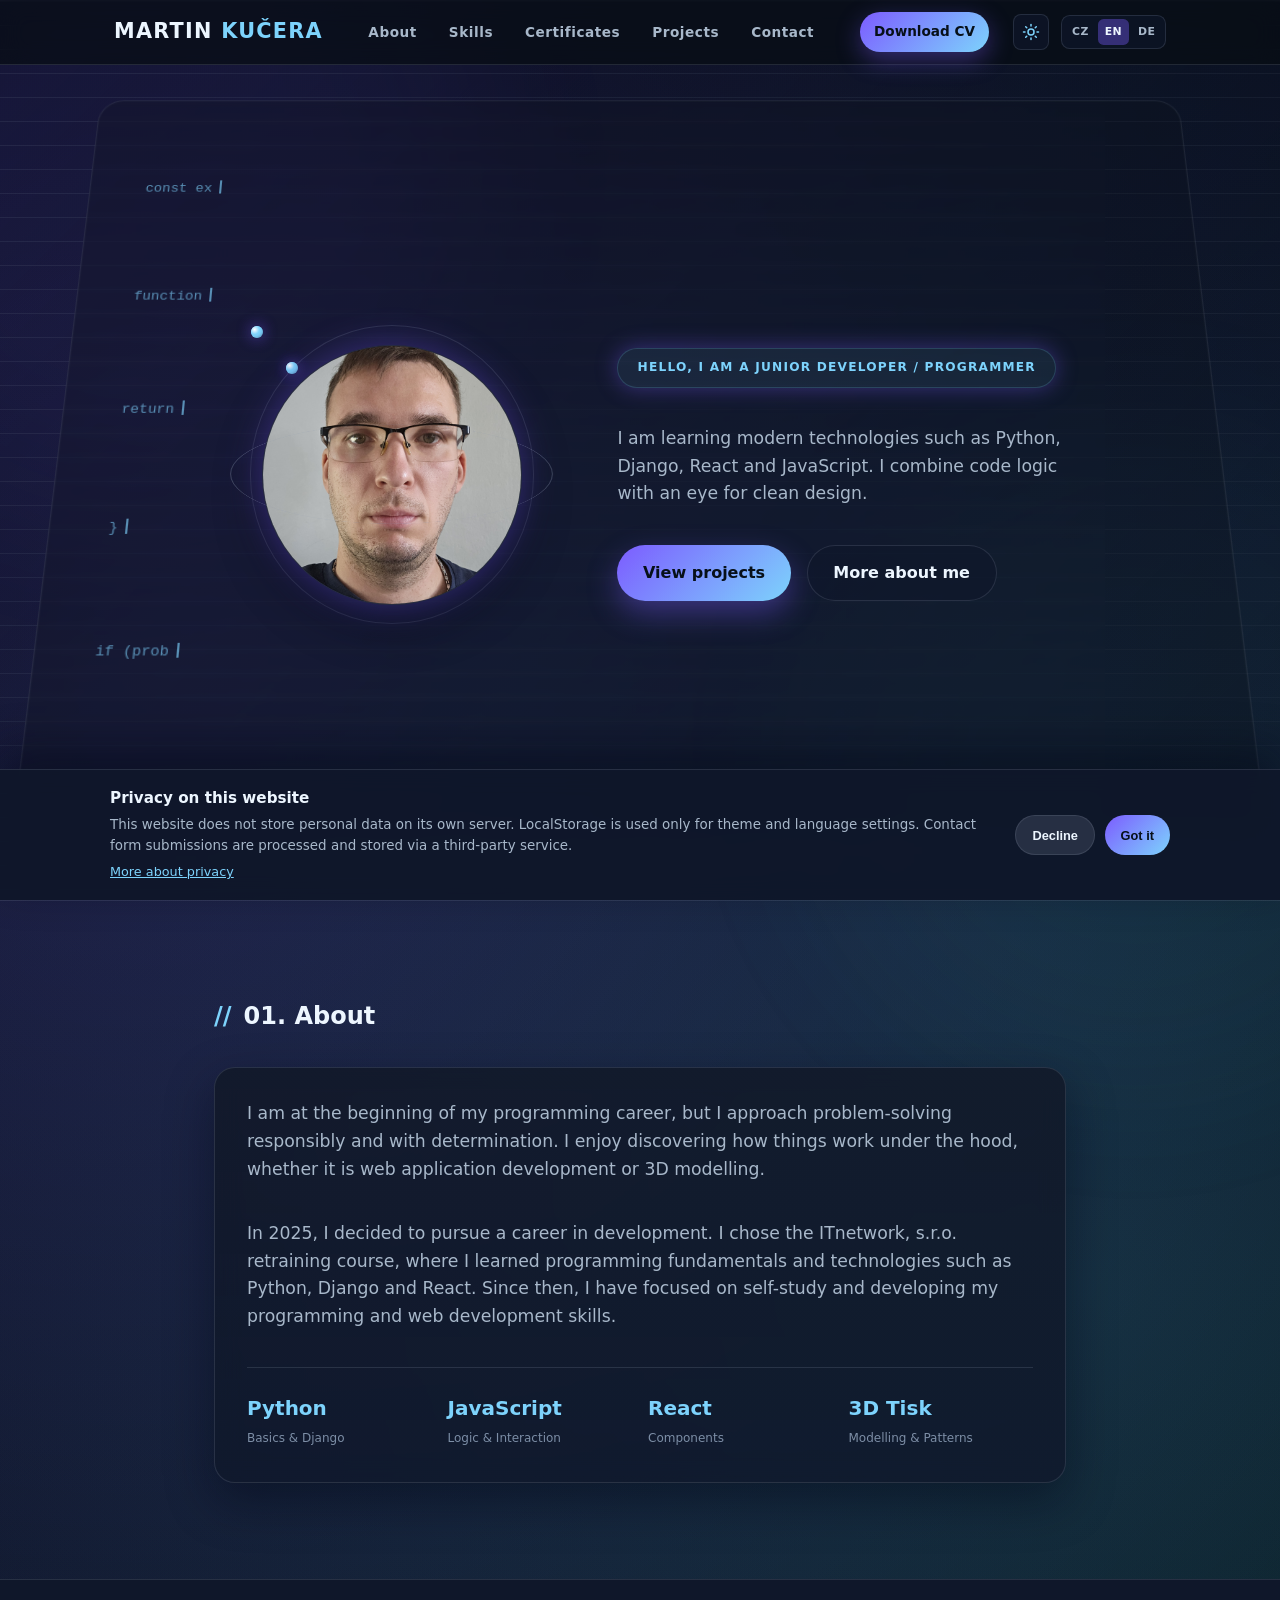
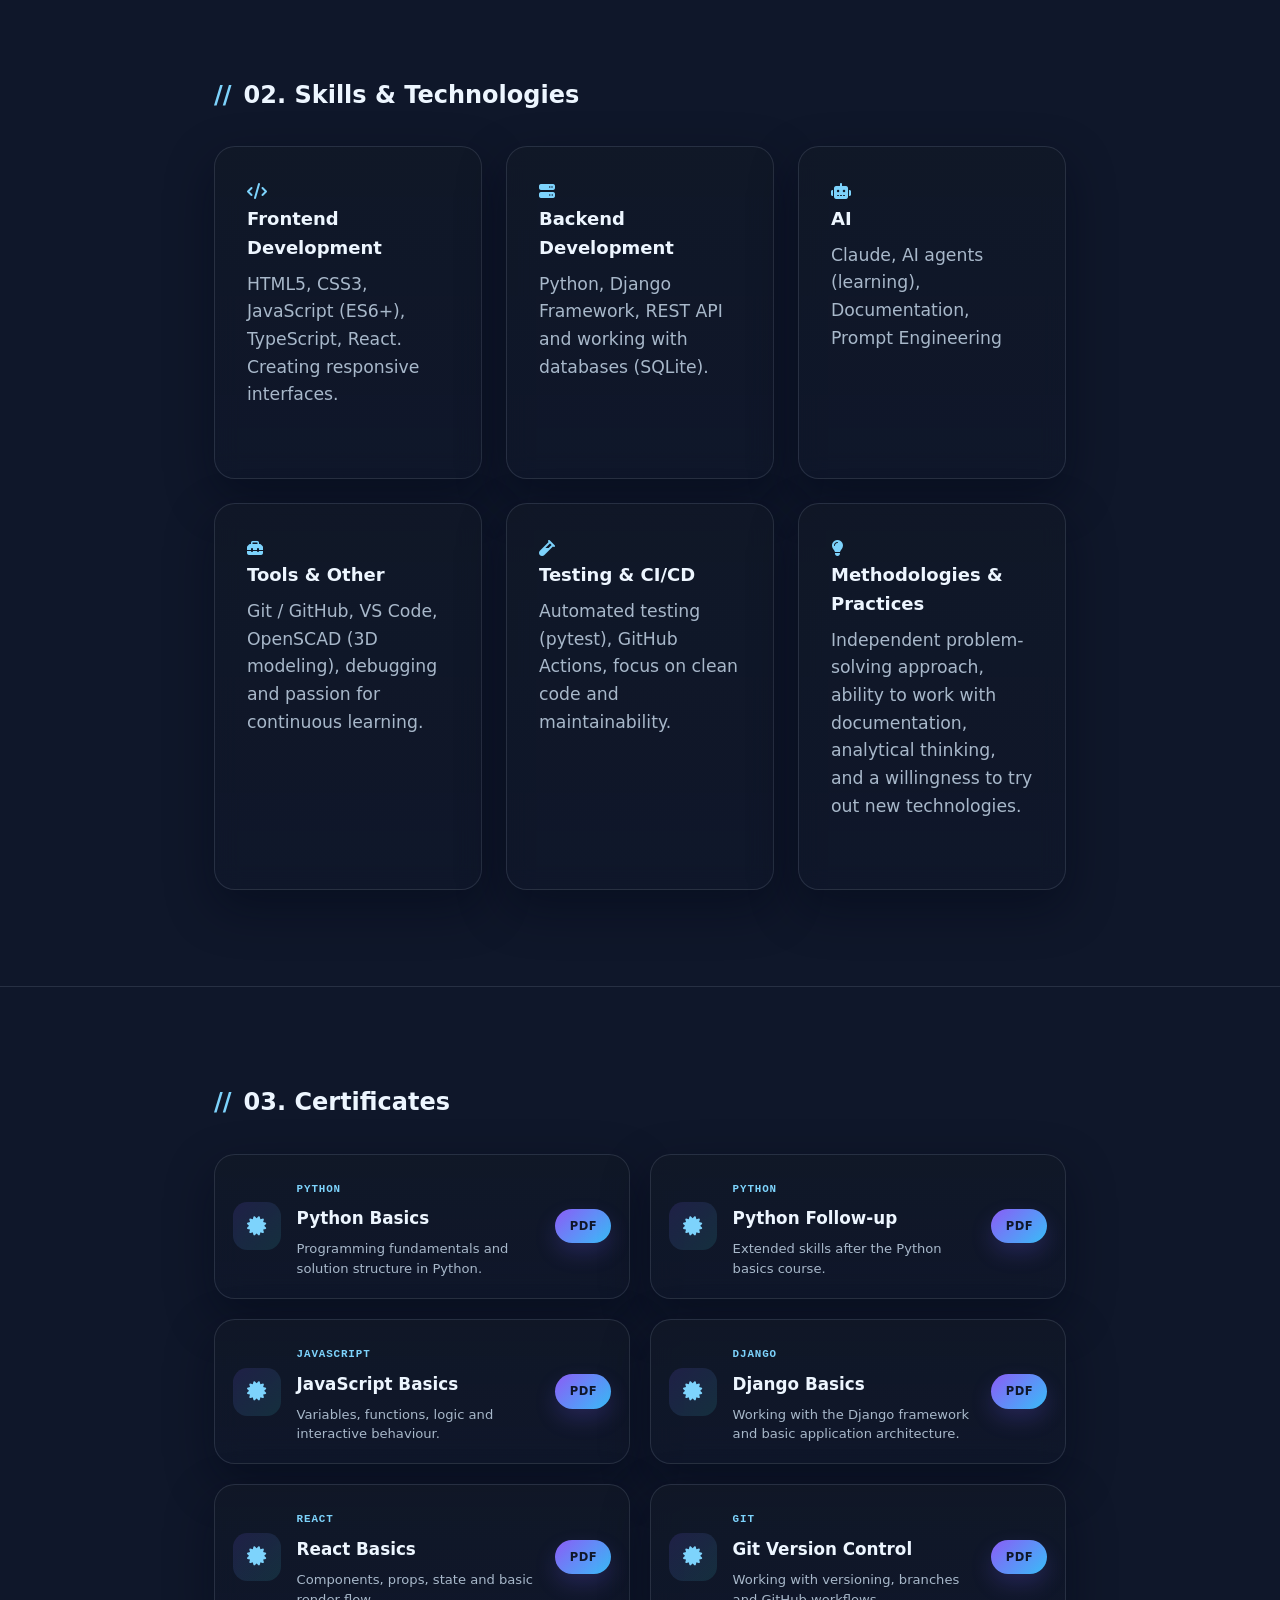
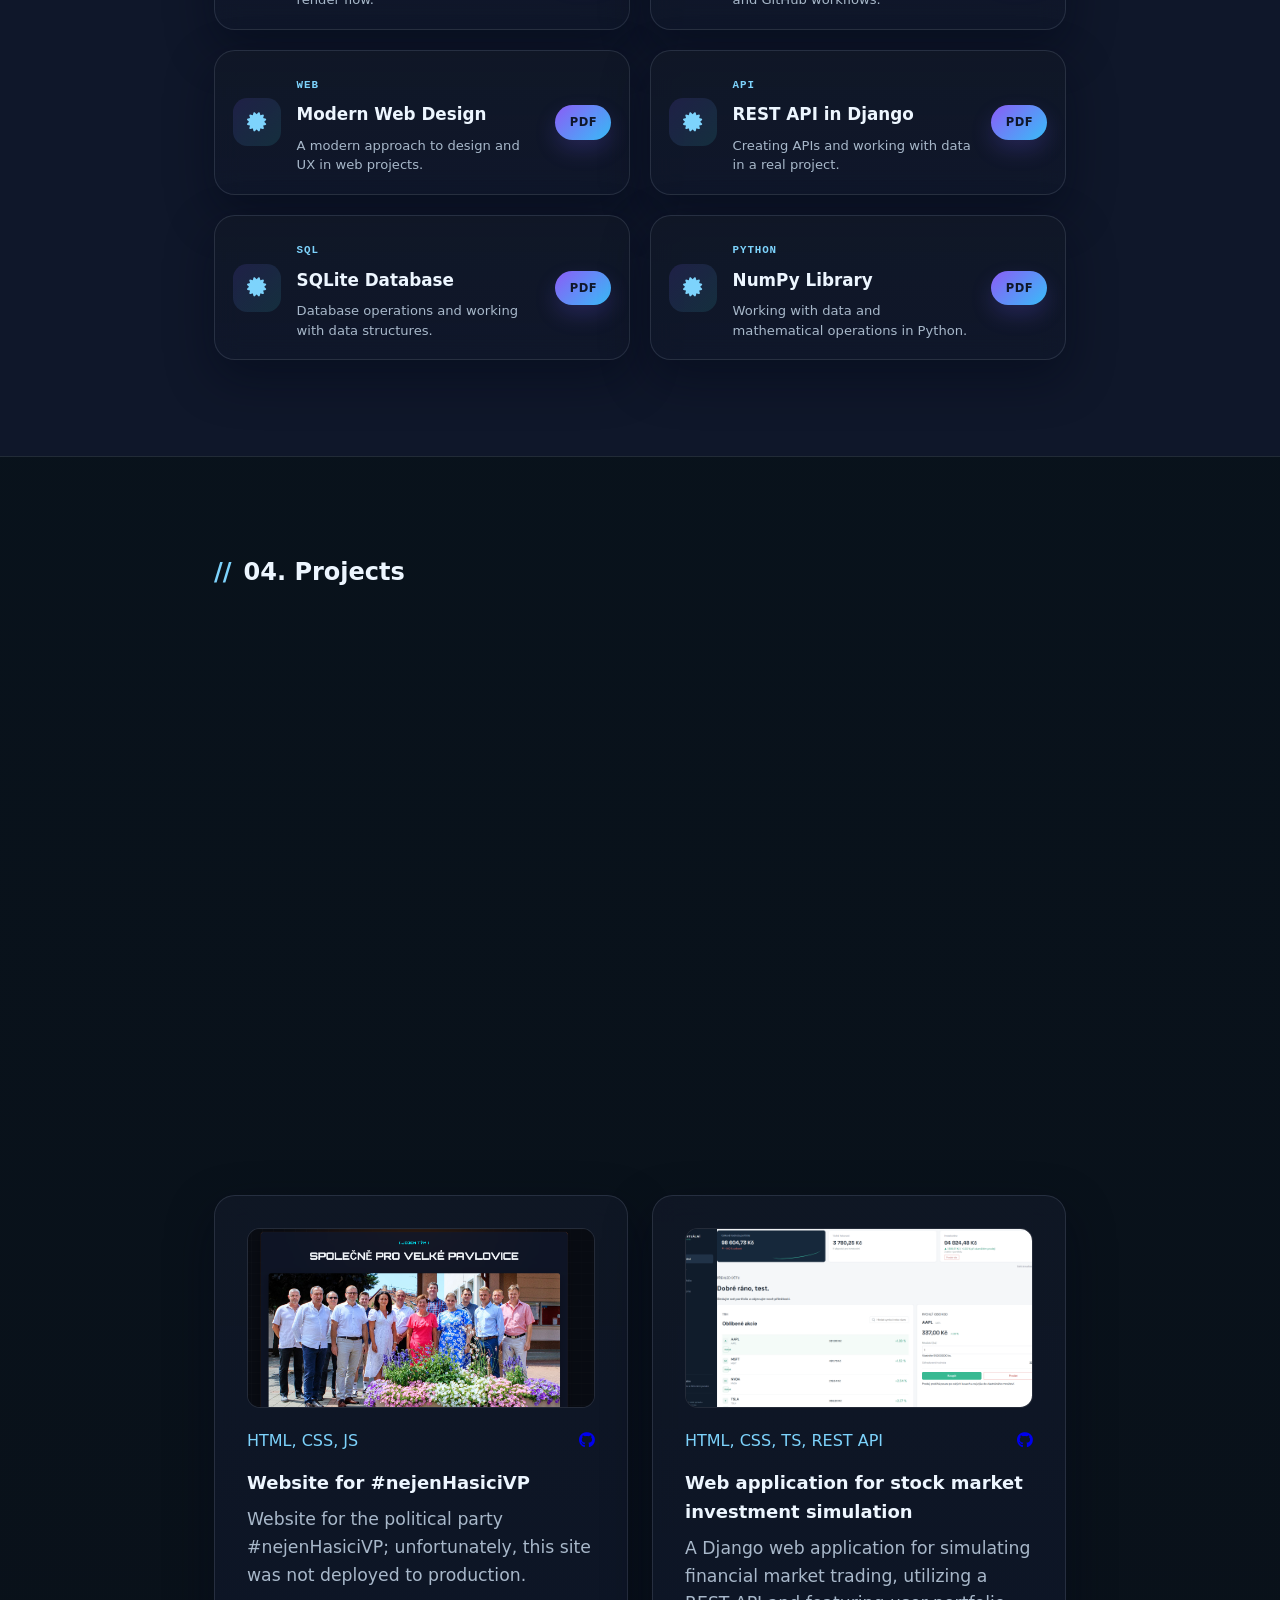
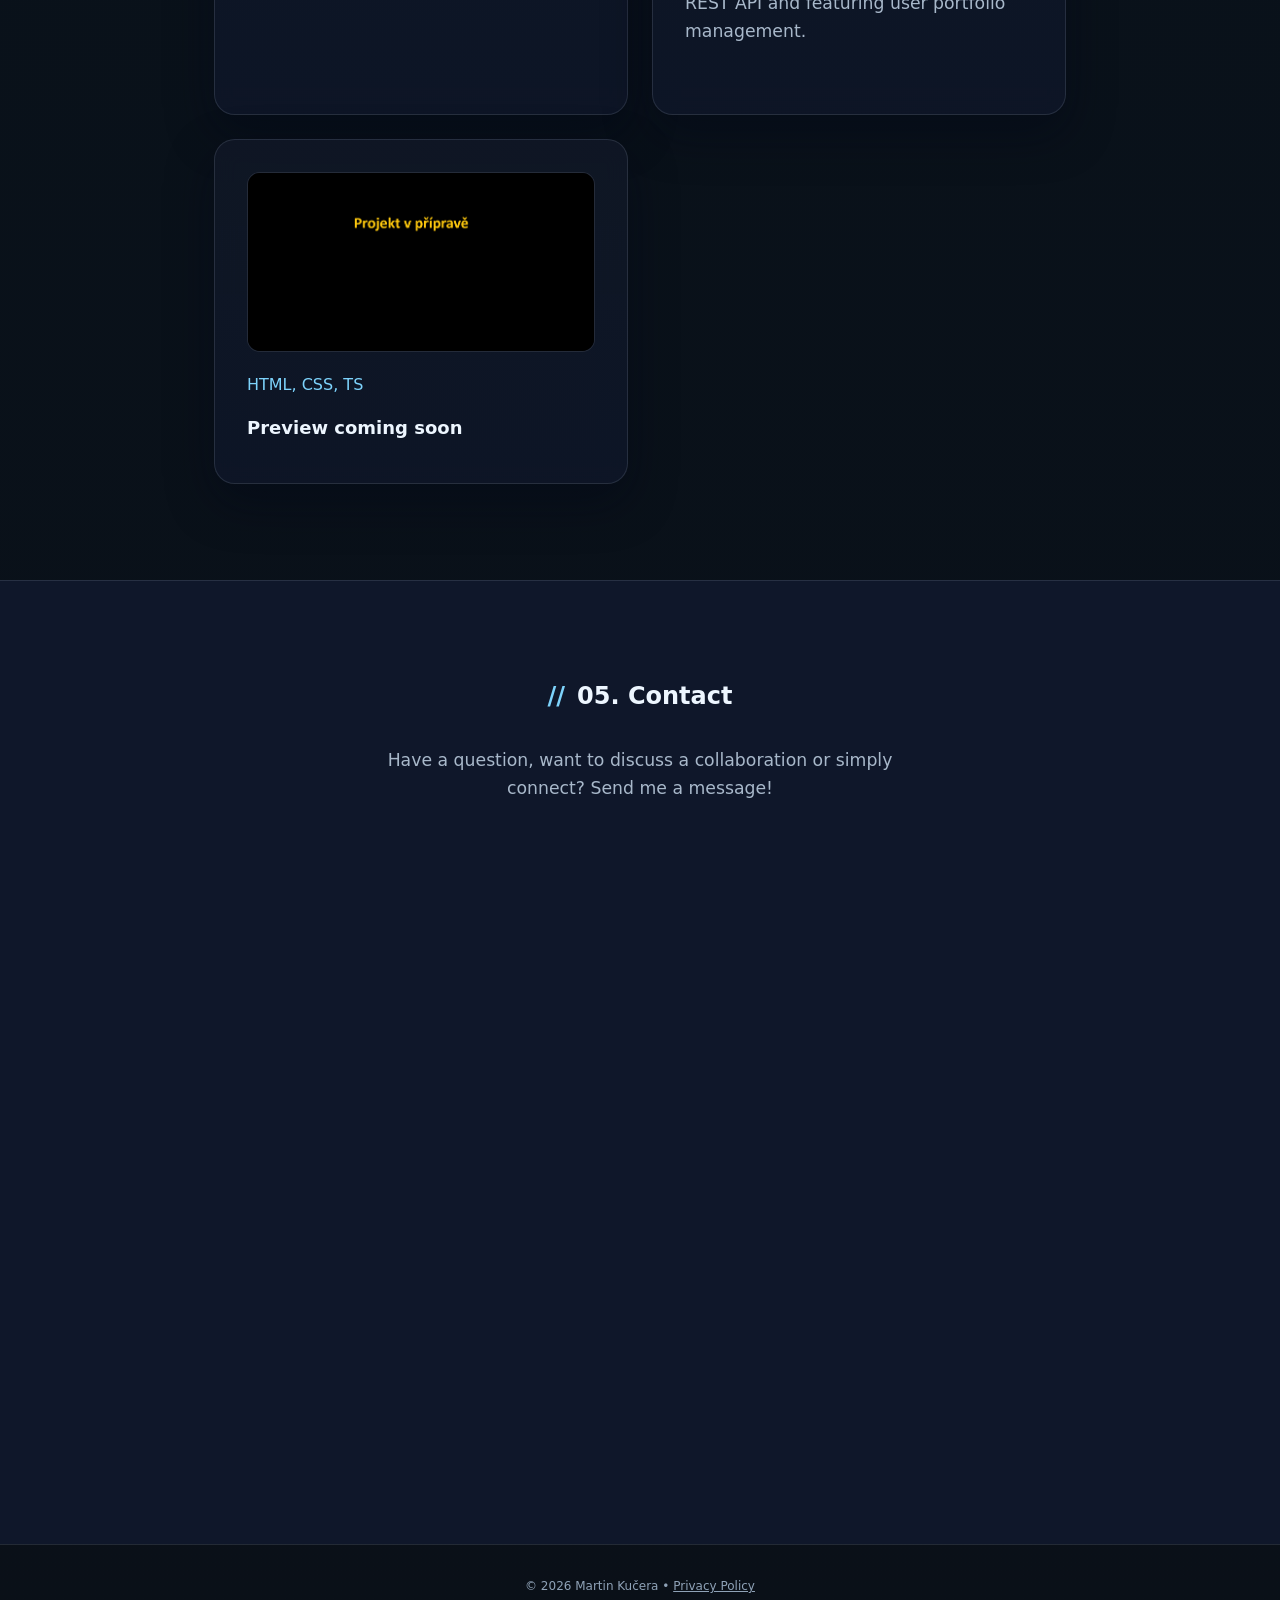
<file: index.html>
<!DOCTYPE html>
<html lang="cs">
<head>
    <meta charset="UTF-8">
    <meta name="viewport" content="width=device-width, initial-scale=1.0">
    <meta name="google-site-verification" content="mEvHTqEYWsc1Dc50Bf33bo9cpuuySql6ryzFAUWoQoM" />
    
    <meta id="meta-desc" name="description"
        content="Osobní portfolio Martina Kučery – programátora a vývojáře."
        data-cs="Osobní portfolio Martina Kučery – programátora a vývojáře. Zde najdete mé dovednosti, certifikáty, projekty a kontaktní údaje."
        data-en="Personal portfolio of Martin Kučera, a developer focused on Python, Django, React and modern web development."
        data-de="Persönliches Portfolio von Martin Kučera, Entwickler mit Fokus auf Python, Django, React und moderne Webentwicklung.">

    <title data-cs="Osobní portfolio | Martin Kučera"
        data-en="Personal Portfolio | Martin Kučera"
        data-de="Persönliches Portfolio | Martin Kučera">Osobní portfolio | Martin Kučera</title>

    <!-- Open Graph: náhled při sdílení webu -->
    <meta property="og:title" content="Martin Kučera | Osobní portfolio">
    <meta property="og:description" content="Moje programátorské portfolio, dovednosti, certifikáty a projekty v oblasti webového vývoje.">
    <meta property="og:image" content="https://martiaku.github.io/images/og-preview.png">
    <meta property="og:url" content="https://martiaku.github.io/">
    <meta property="og:type" content="website">
    <meta property="og:locale" content="cs_CZ">

    <!-- Twitter / X náhled -->
    <meta name="twitter:card" content="summary_large_image">
    <meta name="twitter:title" content="Martin Kučera | Osobní portfolio">
    <meta name="twitter:description" content="Moje programátorské portfolio, dovednosti, certifikáty a projekty v oblasti webového vývoje.">
    <meta name="twitter:image" content="https://martiaku.github.io/images/og-preview.png">

        <link rel="stylesheet" href="style.css">
        <link rel="stylesheet" href="https://cdnjs.cloudflare.com/ajax/libs/font-awesome/6.4.0/css/all.min.css">
</head>
<body data-language="cs">
    <!-- NAVBAR -->
    <nav class="navbar">
        <div class="nav-container">
            <div class="nav-left">
                <a href="#" class="logo">Martin<span> Kučera</span></a>
            </div>

            <div class="nav-menu" id="nav-menu">
                <ul class="nav-links">
                    <li><a href="#about" class="nav-link" data-cs="O mně" data-en="About" data-de="Über mich">O mně</a></li>
                    <li><a href="#skills" class="nav-link" data-cs="Dovednosti" data-en="Skills" data-de="Fähigkeiten">Dovednosti</a></li>
                    <li><a href="#certificates" class="nav-link" data-cs="Certifikáty" data-en="Certificates" data-de="Zertifikate">Certifikáty</a></li>
                    <li><a href="#projects" class="nav-link" data-cs="Projekty" data-en="Projects" data-de="Projekte">Projekty</a></li>
                    <li><a href="#contact" class="nav-link" data-cs="Kontakt" data-en="Contact" data-de="Kontakt">Kontakt</a></li>
                </ul>
            </div>

            <div class="nav-right">
                <a 
                    id="cv-link"
                    class="header-cv-btn"
                    href="files/CV_MartinKucera_EN.pdf"
                    download
                    data-cs="files/cv_martin_kucera.pdf"
                    data-en="files/CV_MartinKucera_EN.pdf"
                    data-de="files/CV_MartinKucera_DE.pdf"
                    data-text-cs="Stáhnout CV"
                    data-text-en="Download CV"
                    data-text-de="CV herunterladen"
                >
                    Stáhnout CV
                </a>

                <!-- Přepínač motivu -->
                <button class="theme-btn" id="theme-toggle" aria-label="Přepnout motiv">
                    <svg id="sun-icon" xmlns="http://www.w3.org/2000/svg" width="18" height="18" viewBox="0 0 24 24" fill="none" stroke="currentColor" stroke-width="2" stroke-linecap="round" stroke-linejoin="round"><circle cx="12" cy="12" r="4"/><path d="M12 2v2"/><path d="M12 20v2"/><path d="m4.93 4.93 1.41 1.41"/><path d="m17.66 17.66 1.41 1.41"/><path d="M2 12h2"/><path d="M20 12h2"/><path d="m6.34 17.66-1.41 1.41"/><path d="m19.07 4.93-1.41 1.41"/></svg>
                    <svg id="moon-icon" xmlns="http://www.w3.org/2000/svg" width="18" height="18" viewBox="0 0 24 24" fill="none" stroke="currentColor" stroke-width="2" stroke-linecap="round" stroke-linejoin="round"><path d="M12 3a6 6 0 0 0 9 9 9 9 0 1 1-9-9Z"/></svg>
                </button>

                <!-- Přepínač jazyků -->
                <div class="language-switcher">
                    <button class="language-btn is-active" onclick="setLanguage('cs')">CZ</button>
                    <button class="language-btn" onclick="setLanguage('en')">EN</button>
                    <button class="language-btn" onclick="setLanguage('de')">DE</button>
                </div>

                <button class="hamburger" id="hamburger" aria-label="Menu">
                    <span class="bar"></span>
                    <span class="bar"></span>
                    <span class="bar"></span>
                </button>
            </div>
        </div>
    </nav>

    <main>
        <!-- HERO -->
        <header class="hero section">
            <div class="hero-code-wall" aria-hidden="true">
                <div class="code-line line-1" data-code="const experience = ['Python', 'Django', 'React'];"></div>
                <div class="code-line line-2" data-code="function buildPortfolio() {"></div>
                <div class="code-line line-3" data-code="  return ideas.map((idea) => idea + ' → shipped');"></div>
                <div class="code-line line-4" data-code="}"></div>
                <div class="code-line line-5" data-code="if (problem) solve(problem, { focus: 'quality' });"></div>
            </div>
            <div class="container hero-container">
                <div class="hero-image-wrapper">
                    <div class="hero-visual" aria-hidden="true">
                        <div class="hero-orbit"></div>
                        <div class="hero-orbit-two"></div>
                        <div class="hero-image-box">
                            <img src="images/avatar.png" alt="Martin Kučera" loading="lazy" />
                        </div>
                    </div>
                </div>
                <div class="hero-content">
                    <span class="badge" 
                          data-cs="Ahoj, já jsem junior vývojář / programátor" 
                          data-en="Hello, I am a junior developer / programmer" 
                          data-de="Hallo, ich bin Junior-Entwickler / Programmierer">
                          Ahoj, já jsem junior vývojář / programátor
                    </span>
                    <p style="margin-top: 1rem;" 
                       data-cs="Učím se moderní technologie jako Python, Django, React a JavaScript. Spojuji logiku kódu s citem pro čistý design." 
                       data-en="I am learning modern technologies such as Python, Django, React and JavaScript. I combine code logic with an eye for clean design." 
                       data-de="Ich lerne moderne Technologien wie Python, Django, React und JavaScript. Ich verbinde Code-Logik mit einem Gespür für klares Design.">
                       Učím se moderní technologie jako Python, Django, React a JavaScript. Spojuji logiku kódu s citem pro čistý design.
                    </p>
                    <div class="hero-buttons">
                        <a href="#projects" class="btn-primary" data-cs="Prohlédnout projekty" data-en="View projects" data-de="Projekte ansehen">Prohlédnout projekty</a>
                        <a href="#about" class="btn-secondary" data-cs="Více o mně" data-en="More about me" data-de="Mehr über mich">Více o mně</a>
                    </div>
                </div>
            </div>
        </header>

        <!-- ABOUT -->
        <section id="about" class="section">
            <div class="container">
                <h2 class="section-title"><span class="accent">//</span> <span data-cs="01. O mně" data-en="01. About" data-de="01. Über mich">01. O mně</span></h2>
                <div class="card about-card">
                    <p data-cs="Jsem na začátku své programátorské dráhy, ale k řešení problémů přistupuji zodpovědně a s odhodláním. Baví mě objevovat, jak věci fungují pod kapotou, ať už jde o vývoj webových aplikací nebo konstruování v 3D prostoru."
                       data-en="I am at the beginning of my programming career, but I approach problem-solving responsibly and with determination. I enjoy discovering how things work under the hood, whether it is web application development or 3D modelling."
                       data-de="Ich stehe am Anfang meiner Programmierkarriere, gehe Probleme aber verantwortungsvoll und entschlossen an. Ich entdecke gerne, wie Dinge unter der Oberfläche funktionieren – von Webanwendungen bis zur 3D-Konstruktion.">
                       Jsem na začátku své programátorské dráhy, ale k řešení problémů přistupuji zodpovědně a s odhodláním. Baví mě objevovat, jak věci fungují pod kapotou, ať už jde o vývoj webových aplikací nebo konstruování v 3D prostoru.
                    </p>
                    <p data-cs="V roce 2025 jsem se rozhodl vydat se na vývojovou karieru. Vybral jsem si rekvalifikační kurz ITnetWork, s.r.o., kde jsem získal základy programování a se seznámil s technologiemi jako Python, Django a React. Od té doby se věnuji samostudiu a rozvoji svých dovedností v oblasti programování a webového vývoje."
                       data-en="In 2025, I decided to pursue a career in development. I chose the ITnetwork, s.r.o. retraining course, where I learned programming fundamentals and technologies such as Python, Django and React. Since then, I have focused on self-study and developing my programming and web development skills."
                       data-de="2025 entschied ich mich für eine Karriere in der Entwicklung. Im Umschulungskurs von ITnetwork, s.r.o. erlernte ich Programmiergrundlagen sowie Python, Django und React. Seitdem bilde ich mich selbstständig weiter.">
                       V roce 2025 jsem se rozhodl vydat se na vývojovou karieru. Vybral jsem si rekvalifikační kurz ITnetWork, s.r.o., kde jsem získal základy programování a se seznámil s technologiemi jako Python, Django a React. Od té doby se věnuji samostudiu a rozvoji svých dovedností v oblasti programování a webového vývoje.
                    </p>
                    <div class="about-grid">
                        <div>
                            <span class="stat-title">Python</span>
                            <span class="stat-desc" data-cs="Základy & Django" data-en="Basics & Django" data-de="Grundlagen & Django">Základy & Django</span>
                        </div>
                        <div>
                            <span class="stat-title">JavaScript</span>
                            <span class="stat-desc" data-cs="Logika & Interakce" data-en="Logic & Interaction" data-de="Logik & Interaktion">Logika & Interakce</span>
                        </div>
                        <div>
                            <span class="stat-title">React</span>
                            <span class="stat-desc" data-cs="Komponenty" data-en="Components" data-de="Komponenten">Komponenty</span>
                        </div>
                        <div>
                            <span class="stat-title">3D Tisk</span>
                            <span class="stat-desc" data-cs="Modelování & Vzory" data-en="Modelling & Patterns" data-de="Modellierung & Muster">Modelování & Vzory</span>
                        </div>
                    </div>
                </div>
            </div>
        </section>

        <!-- SKILLS -->
        <section id="skills" class="section bg-alt">
            <div class="container">
                <h2 class="section-title"><span class="accent">//</span> <span data-cs="02. Dovednosti & Technologie" data-en="02. Skills & Technologies" data-de="02. Fähigkeiten & Technologien">02. Dovednosti & Technologie</span></h2>
                <div class="grid-3">
                    <div class="card skill-card">
                        <i class="fa-solid fa-code skill-icon"></i>
                        <h3 data-cs="Frontend vývoj" data-en="Frontend Development" data-de="Frontend-Entwicklung">Frontend vývoj</h3>
                        <p data-cs="HTML5, CSS3, JavaScript (ES6+), TypeScript, React. Tvorba responzivních rozhraní."
                           data-en="HTML5, CSS3, JavaScript (ES6+), TypeScript, React. Creating responsive interfaces."
                           data-de="HTML5, CSS3, JavaScript (ES6+), TypeScript, React. Erstellung responsiver Benutzeroberflächen.">
                           HTML5, CSS3, JavaScript (ES6+), TypeScript, React. Tvorba responzivních rozhraní.
                        </p>
                    </div>
                    <div class="card skill-card">
                        <i class="fa-solid fa-server skill-icon"></i>
                        <h3 data-cs="Backend vývoj" data-en="Backend Development" data-de="Backend-Entwicklung">Backend vývoj</h3>
                        <p data-cs="Python, Django Framework, REST API, práce s databázemi (SQLite)."
                           data-en="Python, Django Framework, REST API and working with databases (SQLite)."
                           data-de="Python, Django Framework, REST API und Datenbanken (SQLite).">
                           Python, Django Framework, REST API, práce s databázemi (SQLite).
                        </p>
                    </div>
                    <div class="card skill-card">
                        <i class="fa-solid fa-robot skill-icon"></i>
                        <h3 data-cs="AI" data-en="AI" data-de="AI">AI</h3>
                        <p data-cs="Claude, AI agenti (učím se), Dokumentace, Prompt Engineering"
                           data-en="Claude, AI agents (learning), Documentation, Prompt Engineering"
                           data-de="Claude, AI-Agenten (ich lerne noch), Dokumentation, Prompt Engineering">
                           Claude, AI agenti (učím se), Dokumentace, Prompt Engineering.
                        </p>
                    </div>
                    <div class="card skill-card">
                        <i class="fa-solid fa-toolbox skill-icon"></i>
                        <h3 data-cs="Nástroje & Ostatní" data-en="Tools & Other" data-de="Werkzeuge & Sonstiges">Nástroje & Ostatní</h3>
                        <p data-cs="Git / GitHub, VS Code, OpenSCAD (3D modelování), ladění kódu a chuť neustále se učit."
                           data-en="Git / GitHub, VS Code, OpenSCAD (3D modeling), debugging and passion for continuous learning."
                           data-de="Git / GitHub, VS code, OpenSCAD (3D modellieren), Das Debuggen von Code und der Wunsch, ständig dazuzulernen.">
                           Git / GitHub, VS Code, OpenSCAD (3D modelování), ladění kódu a chuť neustále se učit.
                        </p>
                    </div>
                    <div class="card skill-card">
                        <i class="fa-solid fa-vial skill-icon"></i>
                        <h3 data-cs="Testování & CI/CD" data-en="Testing & CI/CD" data-de="Testen & CI/CD!">Testování & CI/CD</h3>
                        <p data-cs="Automatické testování(pytest), GitHub Actions, zaměření na čistý kód a udržitelnost."
                           data-en="Automated testing (pytest), GitHub Actions, focus on clean code and maintainability."
                           data-de="Automatisierte Tests (pytest), GitHub Actions, Fokus auf sauberen Code und Nachhaltigkeit.">
                           Automatické testování(pytest), GitHub Actions, zaměření na čistý kód a udržitelnost.
                        </p>
                    </div>
                    <div class="card skill-card">
                        <i class="fa-solid fa-lightbulb skill-icon"></i>
                        <h3 data-cs="Metodiky & Praxe" data-en="Methodologies & Practices" data-de="Methodologien und Praxis">Metodiky & Praxe</h3>
                        <p data-cs="Samostatný řešitelský přístup, práce s dokumentací, analytické myšlení, chuť zkoušet nové technologie."
                           data-en="Independent problem-solving approach, ability to work with documentation, analytical thinking, and a willingness to try out new technologies."
                           data-de="Selbstständige Problemlösungskompetenz, Umgang mit Dokumentationen, analytisches Denken, Interesse an neuen Technologien.">
                           Samostatný řešitelský přístup, práce s dokumentací, analytické myšlení, chuť zkoušet nové technologie.
                        </p>
                    </div>
                </div>
            </div>
        </section>

        <!-- CERTIFICATES -->
        <section id="certificates" class="section bg-alt">
            <div class="container">
                <h2 class="section-title"><span class="accent">//</span> <span data-cs="03. Certifikáty" data-en="03. Certificates" data-de="03. Zertifikate">03. Certifikáty</span></h2>
                <div class="cert-grid">
                    <div class="card cert-card">
                        <div class="cert-icon"><i class="fa-solid fa-certificate"></i></div>
                        <div class="cert-content">
                            <span class="cert-tag">Python</span>
                            <h3 data-cs="Základy Pythonu" data-en="Python Basics" data-de="Python-Grundlagen">Základy Pythonu</h3>
                            <p data-cs="Programovací základy a struktura řešení v Pythonu." data-en="Programming fundamentals and solution structure in Python." data-de="Programmiergrundlagen und Lösungsstrukturen in Python.">Programovací základy a struktura řešení v Pythonu.</p>
                        </div>
                        <a href="files/Certifikat_Zakladni_konstrukce_jazyka_Python.pdf" target="_blank" class="cert-link" data-cs="PDF" data-en="PDF" data-de="PDF">PDF</a>
                    </div>
                    <div class="card cert-card">
                        <div class="cert-icon"><i class="fa-solid fa-certificate"></i></div>
                        <div class="cert-content">
                            <span class="cert-tag">Python</span>
                            <h3 data-cs="Python - Pokročilá konstrukce" data-en="Python Follow-up" data-de="Python-Erweiterungskurs">Python - Pokročilá konstrukce</h3>
                            <p data-cs="Rozšířené dovednosti po základním kurzu v Pythonu." data-en="Extended skills after the Python basics course." data-de="Erweiterte Kenntnisse nach dem Python-Grundkurs.">Rozšířené dovednosti po základním kurzu v Pythonu.</p>
                        </div>
                        <a href="files/Certificate Python Follow up (2) Martin Kučera..pdf" target="_blank" class="cert-link" data-cs="PDF" data-en="PDF" data-de="PDF">PDF</a>
                    </div>
                    <div class="card cert-card">
                        <div class="cert-icon"><i class="fa-solid fa-certificate"></i></div>
                        <div class="cert-content">
                            <span class="cert-tag">JavaScript</span>
                            <h3 data-cs="Základy JavaScriptu" data-en="JavaScript Basics" data-de="JavaScript-Grundlagen">Základy JavaScriptu</h3>
                            <p data-cs="Proměnné, funkce, logika a interaktivní chování." data-en="Variables, functions, logic and interactive behaviour." data-de="Variablen, Funktionen, Logik und interaktives Verhalten.">Proměnné, funkce, logika a interaktivní chování.</p>
                        </div>
                        <a href="files/Certifikat_Zakladni_konstrukce_jazyka_JavaScript.pdf" target="_blank" class="cert-link" data-cs="PDF" data-en="PDF" data-de="PDF">PDF</a>
                    </div>
                    <div class="card cert-card">
                        <div class="cert-icon"><i class="fa-solid fa-certificate"></i></div>
                        <div class="cert-content">
                            <span class="cert-tag">Django</span>
                            <h3 data-cs="Základy Django" data-en="Django Basics" data-de="Django-Grundlagen">Základy Django</h3>
                            <p data-cs="Práce s frameworkem Django a základní architekturou aplikace." data-en="Working with the Django framework and basic application architecture." data-de="Arbeit mit dem Django-Framework und grundlegender Anwendungsarchitektur.">Práce s frameworkem Django a základní architekturou aplikace.</p>
                        </div>
                        <a href="files/Certifikat_Zaklady_Django_frameworku_pro_Python.pdf" target="_blank" class="cert-link" data-cs="PDF" data-en="PDF" data-de="PDF">PDF</a>
                    </div>
                    <div class="card cert-card">
                        <div class="cert-icon"><i class="fa-solid fa-certificate"></i></div>
                        <div class="cert-content">
                            <span class="cert-tag">React</span>
                            <h3 data-cs="Základy Reactu" data-en="React Basics" data-de="React-Grundlagen">Základy Reactu</h3>
                            <p data-cs="Komponenty, props, stav a základní render flow." data-en="Components, props, state and basic render flow." data-de="Komponenten, props, stav a základní render flow.">Komponenty, props, stav a základní render flow.</p>
                        </div>
                        <a href="files/Certifikat_Zaklady_React.pdf" target="_blank" class="cert-link" data-cs="PDF" data-en="PDF" data-de="PDF">PDF</a>
                    </div>
                    <div class="card cert-card">
                        <div class="cert-icon"><i class="fa-solid fa-certificate"></i></div>
                        <div class="cert-content">
                            <span class="cert-tag">Git</span>
                            <h3 data-cs="Verzovací systém Git" data-en="Git Version Control" data-de="Versionsverwaltung Git">Verzovací systém Git</h3>
                            <p data-cs="Práce s verzováním, větvemi a workflow v GitHub." data-en="Working with versioning, branches and GitHub workflows." data-de="Versionierung, Branches und GitHub-Workflows.">Práce s verzováním, větvemi a workflow v GitHub.</p>
                        </div>
                        <a href="files/Certifikat_Git.pdf" target="_blank" class="cert-link" data-cs="PDF" data-en="PDF" data-de="PDF">PDF</a>
                    </div>
                    <div class="card cert-card">
                        <div class="cert-icon"><i class="fa-solid fa-certificate"></i></div>
                        <div class="cert-content">
                            <span class="cert-tag">Web</span>
                            <h3 data-cs="Moderní webdesign" data-en="Modern Web Design" data-de="Modernes Webdesign">Moderní webdesign</h3>
                            <p data-cs="Moderní přístup k designu a UX v webových projektech." data-en="A modern approach to design and UX in web projects." data-de="Moderner Ansatz für Design und UX in Webprojekten.">Moderní přístup k designu a UX v webových projektech.</p>
                        </div>
                        <a href="files/Certifikat_Moderni_webdesign.pdf" target="_blank" class="cert-link" data-cs="PDF" data-en="PDF" data-de="PDF">PDF</a>
                    </div>
                    <div class="card cert-card">
                        <div class="cert-icon"><i class="fa-solid fa-certificate"></i></div>
                        <div class="cert-content">
                            <span class="cert-tag">API</span>
                            <h3 data-cs="REST API v Django" data-en="REST API in Django" data-de="REST-API in Django">REST API v Django</h3>
                            <p data-cs="Vytváření API a práce s daty v reálném projektu." data-en="Creating APIs and working with data in a real project." data-de="Erstellung von APIs und Arbeit mit Daten in einem echten Projekt.">Vytváření API a práce s daty v reálném projektu.</p>
                        </div>
                        <a href="files/Certifikat_REST_API_v_Django_-_Filmova_databaze.pdf" target="_blank" class="cert-link" data-cs="PDF" data-en="PDF" data-de="PDF">PDF</a>
                    </div>
                    <div class="card cert-card">
                        <div class="cert-icon"><i class="fa-solid fa-certificate"></i></div>
                        <div class="cert-content">
                            <span class="cert-tag">SQL</span>
                            <h3 data-cs="SQLite databáze" data-en="SQLite Database" data-de="SQLite-Datenbank">SQLite databáze</h3>
                            <p data-cs="Databázové operace a práce se strukturou dat." data-en="Database operations and working with data structures." data-de="Datenbankoperationen und Datenstrukturen.">Databázové operace a práce se strukturou dat.</p>
                        </div>
                        <a href="files/Certifikat_SQLite_databaze_krok_za_krokem.pdf" target="_blank" class="cert-link" data-cs="PDF" data-en="PDF" data-de="PDF">PDF</a>
                    </div>
                    <div class="card cert-card">
                        <div class="cert-icon"><i class="fa-solid fa-certificate"></i></div>
                        <div class="cert-content">
                            <span class="cert-tag">Python</span>
                            <h3 data-cs="NumPy knihovna" data-en="NumPy Library" data-de="NumPy-Bibliothek">NumPy knihovna</h3>
                            <p data-cs="Práce s daty a matematickými operacemi v Pythonu." data-en="Working with data and mathematical operations in Python." data-de="Arbeit mit Daten und mathematischen Operationen in Python.">Práce s daty a matematickými operacemi v Pythonu.</p>
                        </div>
                        <a href="files/Certifikat_NumPy_-_Matematika_v_Pythonu.pdf" target="_blank" class="cert-link" data-cs="PDF" data-en="PDF" data-de="PDF">PDF</a>
                    </div>
                </div>
            </div>
        </section>

        <!-- PROJECTS -->
        <section id="projects" class="section">
            <div class="container">
                <h2 class="section-title"><span class="accent">//</span> <span data-cs="04. Projekty" data-en="04. Projects" data-de="04. Projekte">04. Projekty</span></h2>
                <div class="grid-2">
                    <!-- PROJECT 1 Terminal smenarenska aplikace -->
                    <div class="card project-card">
                        <div class="project-image-box">
                            <img src="images/smenarna.png" alt="Směnárenská aplikace" loading="lazy" />
                        </div>
                        <div>
                            <div class="project-header">
                                <span class="tag">Python</span>
                                <a href="https://github.com/Martiaku/Smenarna_terminal_2" class="project-link" target="_blank" rel="noopener noreferrer" aria-label="GitHub"><i class="fa-brands fa-github"></i></a>
                            </div>
                            <h3 data-cs="Směnárenská aplikace" data-en="Currency Exchange App" data-de="Währungsrechner">Směnárenská aplikace</h3>
                            <p data-cs="Interaktivní konzolová aplikace navržená pro správu a výpočet směnárenských operací. Projekt vznikl v rámci mého sebevzdělávání v programování s důrazem na čistou logiku."
                               data-en="An interactive console application designed for managing and calculating exchange operations. The project was created as part of my self-education in programming with an emphasis on pure logic."
                               data-de="Eine interaktive Konsolenanwendung zur Verwaltung und Berechnung von Wechselgeschäften. Das Projekt entstand im Rahmen meines autodidaktischen Programmierstudiums mit Schwerpunkt auf reiner Logik.">
                               Interaktivní konzolová aplikace navržená pro správu a výpočet směnárenských operací. Projekt vznikl v rámci mého sebevzdělávání v programování s důrazem na čistou logiku.
                            </p>
                        </div>
                    </div>
                    <!-- PROJECT 2 Terminal sledovani spotreby -->
                    <div class="card project-card">
                        <div class="project-image-box">
                            <img src="images/spotreba.png" alt="Sledování spotřeby energie" loading="lazy" />
                        </div>
                        <div>
                            <div class="project-header">
                                <span class="tag">Python</span>
                                <a href="https://github.com/Martiaku/Sledovani_spotreby_energii_2" class="project-link" target="_blank" rel="noopener noreferrer" aria-label="GitHub"><i class="fa-brands fa-github"></i></a>
                            </div>
                            <h3 data-cs="Sledování spotřeby energie" data-en="Energy Consumption Tracking" data-de="Energieverbrauch verfolgen">Sledování spotřeby energie</h3>
                            <p data-cs="Praktická konzolová aplikace v Pythonu navržená pro evidenci, výpočet a analýzu domácí spotřeby energií."
                               data-en="An practical console application in Python designed for recording, calculation and analysis of domestic energy consumption."
                               data-de="Eine praktische Konsolenanwendung in Python, die zur Erfassung, Berechnung und Analyse des Energieverbrauchs im Haushalt entwickelt wurde.">
                               Praktická konzolová aplikace v Pythonu navržená pro evidenci, výpočet a analýzu domácí spotřeby energií.
                            </p>
                        </div>
                    </div>
                    <!-- PROJECT 3 #nejenHasiciVP -->
                    <div class="card project-card">
                        <div class="project-image-box">
                            <img src="images/nejenHasiciVP.png" alt="Web #nejenHasiciVP" loading="lazy" />
                        </div>
                        <div>
                            <div class="project-header">
                                <span class="tag">HTML, CSS, JS</span>
                                <a href="https://github.com/Martiaku/-nejenHasiciVP" class="project-link" target="_blank" rel="noopener noreferrer" aria-label="GitHub"><i class="fa-brands fa-github"></i></a>
                            </div>
                            <h3 data-cs="Web pro #nejenHasiciVP" data-en="Website for #nejenHasiciVP" data-de="Website für #nejenHasiciVP">Web pro #nejenHasiciVP</h3>
                            <p data-cs="Webové stránky pro politickou stranu #nejenHasiciVP, bohužel tento web nebyl nasazen do produkce."
                               data-en="Website for the political party #nejenHasiciVP; unfortunately, this site was not deployed to production."
                               data-de="Website der politischen Partei #nejenHasiciVP, diese Website ist leider noch nicht in Betrieb.">
                               Webové stránky pro politickou stranu #nejenHasiciVP, bohužel tento web nebyl nasazen do produkce.
                            </p>
                        </div>
                    </div>
                    <!-- PROJECT 4 VIRTUALNI BURZA -->
                    <div class="card project-card">
                        <div class="project-image-box">
                            <img src="images/Virtualni_burza.png" alt="Virtuální burza" loading="lazy" />
                        </div>
                        <div>
                            <div class="project-header">
                                <span class="tag">HTML, CSS, TS, REST API</span>
                                <a href="https://github.com/Martiaku/Virtualni_burza" class="project-link" target="_blank" rel="noopener noreferrer" aria-label="GitHub"><i class="fa-brands fa-github"></i></a>
                            </div>
                            <h3 data-cs="Webová aplikace pro simulaci investování na burze" 
                                data-en="Web application for stock market investment simulation" 
                                data-de="Webanwendung zur Simulation von Aktienmarktinvestitionen">Webová aplikace pro simulaci investování na burze</h3>
                            <p data-cs="Webová aplikace v Djangu pro simulaci obchodování na finančních trzích s využitím REST API a správou uživatelského portfolia. "
                               data-en="A Django web application for simulating financial market trading, utilizing a REST API and featuring user portfolio management."
                               data-de="Eine Webanwendung in Django zur Simulation des Handels an Finanzmärkten mittels einer REST-API und zur Verwaltung von Benutzerportfolios.">
                               Webová aplikace v Djangu pro simulaci obchodování na finančních trzích s využitím REST API a správou uživatelského portfolia.
                            </p>
                        </div>
                    </div>
                    <!-- PROJECT 5 -->
                    <div class="card project-card">
                        <div class="project-image-box">
                            <img src="images/Projekt_v_priprave.png" alt="Projekt v přípravě" loading="lazy" />
                        </div>
                        <div>
                            <div class="project-header">
                                <span class="tag">HTML, CSS, TS</span>
                            </div>
                            <h3 data-cs="Ukázka již brzy"
                                data-en="Preview coming soon"
                                data-de="Demo folgt in Kürze">Ukázka již brzy</h3>
                        </div>
                    </div>
                    
                </div>
            </div>
        </section>

        <div class="modal" id="project-lightbox" role="dialog" aria-modal="true" aria-labelledby="project-lightbox-caption" aria-hidden="true">
            <button class="modal-close" type="button" aria-label="Zavřít náhled">&times;</button>
            <figure class="modal-figure">
                <img class="modal-content" id="project-lightbox-image" alt="" />
                <figcaption id="project-lightbox-caption"></figcaption>
            </figure>
        </div>

        <!-- CONTACT -->
        <section id="contact" class="section bg-alt">
            <div class="container contact-container">
                <h2 class="section-title center"><span class="accent">//</span> <span data-cs="05. Kontakt" data-en="05. Contact" data-de="05. Kontakt">05. Kontakt</span></h2>
                <p class="contact-text" style="text-align: center; margin-bottom: 1.5rem;"
                   data-cs="Máš na mě dotaz, chceš probrat spolupráci nebo se jen propojit? Napiš mi!"
                   data-en="Have a question, want to discuss a collaboration or simply connect? Send me a message!"
                   data-de="Hast du eine Frage, möchtest du eine Zusammenarbeit besprechen oder dich einfach vernetzen? Schreib mir!">
                   Máš na mě dotaz, chceš probrat spolupráci nebo se jen propojit? Napiš mi!
                </p>

                <div class="contact-details card">
                        <div class="contact-detail-item">
                            <i class="fa-solid fa-envelope"></i>
                            <a href="mailto:kucmar92@gmail.com">kucmar92@gmail.com</a>
                        </div>
                        <div class="contact-detail-item">
                            <i class="fa-solid fa-phone"></i>
                            <a href="tel:+420774540938">+420 774 540 938</a>
                        </div>
                        <div class="contact-socials">
                            <a href="https://www.linkedin.com/in/martin-ku%C4%8Dera-2260713b6/" target="_blank" rel="noopener noreferrer" class="social-link" aria-label="LinkedIn">
                            <i class="fa-brands fa-linkedin"></i>
                            </a>
                            <a href="https://github.com/Martiaku" target="_blank" rel="noopener noreferrer" class="social-link" aria-label="GitHub">
                            <i class="fa-brands fa-github"></i>
                            </a>
                        </div>
                </div>

                <div class="card form-card">
                    <form action="https://formspree.io/f/xjybwwgn" method="POST">
                        <div class="form-group">
                            <label for="name" data-cs="Jméno" data-en="Name" data-de="Name">Jméno</label>
                            <input type="text" id="name" name="name" required />
                        </div>
                        <div class="form-group">
                            <label for="email">E-mail</label>
                            <input type="email" id="email" name="email" required />
                        </div>
                        <div class="form-group">
                            <label for="message" data-cs="Zpráva" data-en="Message" data-de="Nachricht">Zpráva</label>
                            <textarea id="message" name="message" rows="4" required></textarea>
                        </div>
                        <button type="submit" class="btn-primary full-width" data-cs="Odeslat zprávu" data-en="Send message" data-de="Nachricht senden">
                            Odeslat zprávu
                        </button>
                    </form>
                </div>
            </div>
        </section>
    </main>

    <footer>
        <p>&copy; 2026 Martin Kučera &bull; <a href="privacy.html" id="privacy-link" style="color: inherit; text-decoration: underline;" data-cs="Ochrana soukromí" data-en="Privacy Policy" data-de="Datenschutzerklärung">Ochrana soukromí</a></p>
    </footer>

    <script src="script.js" defer></script>
</body>
</html>
</file>
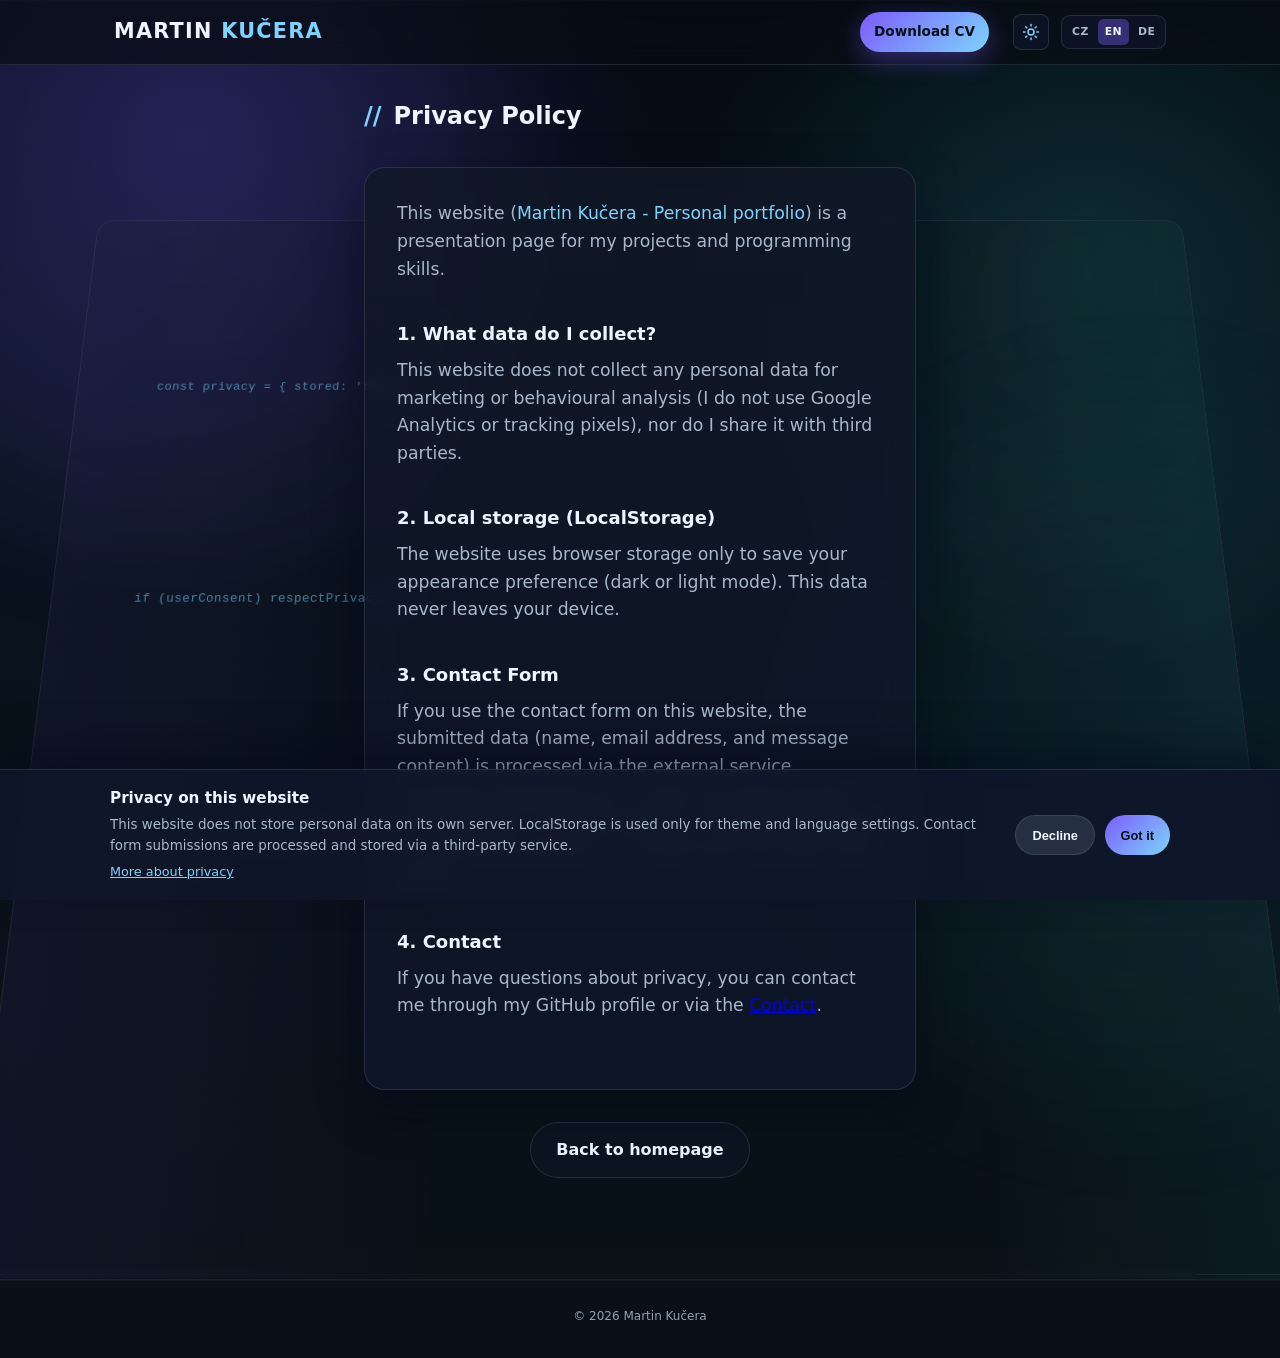
<file: privacy.html>
<!doctype html>
<html lang="cs">
  <head>
    <meta charset="UTF-8" />
    <meta name="viewport" content="width=device-width, initial-scale=1.0" />
    <title 
      id="page-title"
      data-cs="Ochrana soukromí | Martin Kučera" 
      data-en="Privacy Policy | Martin Kučera" 
      data-de="Datenschutzerklärung | Martin Kučera">Ochrana soukromí | Martin Kučera</title>
    
    <link rel="stylesheet" href="style.css" />
    <link rel="stylesheet" href="https://cdnjs.cloudflare.com/ajax/libs/font-awesome/6.4.0/css/all.min.css" />
  </head>
  <body class="privacy-page" data-language="cs">
    
    <!-- Efekt kódu na pozadí -->
    <div class="section-code" aria-hidden="true">
      <div class="code-line line-1">const privacy = { stored: 'theme preference', shared: false };</div>
      <div class="code-line line-2">if (userConsent) respectPrivacy();</div>
      <div class="code-line line-3">return data.filter(Boolean);</div>
    </div>

    <!-- Navigace v pořadí dle image_f49c54.png -->
    <nav class="navbar">
      <div class="nav-container">
        
        <!-- Levá část: Logo -->
        <div class="nav-left">
          <a href="index.html" class="logo">Martin<span> Kučera</span></a>
        </div>

        <!-- Pravá část: Stáhnout CV + Přepínač režimu + Přepínač jazyků -->
        <div class="nav-right">
          <a href="files/CV_MartinKucera_EN.pdf" class="header-cv-btn" id="cv-link" target="_blank"
             data-cs="files/CV_MartinKucera_EN.pdf" data-en="files/CV_MartinKucera_EN.pdf" data-de="files/CV_MartinKucera_DE.pdf"
             data-text-cs="Stáhnout CV" data-text-en="Download CV" data-text-de="CV Herunterladen">Stáhnout CV</a>

          <button class="theme-btn" id="theme-toggle" aria-label="Přepnout motiv" title="Přepnout režim">
            <svg id="sun-icon" xmlns="http://www.w3.org/2000/svg" width="18" height="18" viewBox="0 0 24 24" fill="none" stroke="currentColor" stroke-width="2" stroke-linecap="round" stroke-linejoin="round"><circle cx="12" cy="12" r="4"/><path d="M12 2v2"/><path d="M12 20v2"/><path d="m4.93 4.93 1.41 1.41"/><path d="m17.66 17.66 1.41 1.41"/><path d="M2 12h2"/><path d="M20 12h2"/><path d="m6.34 17.66-1.41 1.41"/><path d="m19.07 4.93-1.41 1.41"/></svg>
            <svg id="moon-icon" xmlns="http://www.w3.org/2000/svg" width="18" height="18" viewBox="0 0 24 24" fill="none" stroke="currentColor" stroke-width="2" stroke-linecap="round" stroke-linejoin="round"><path d="M12 3a6 6 0 0 0 9 9 9 9 0 1 1-9-9Z"/></svg>
          </button>
          
          <div class="language-switcher" aria-label="Language selector">
            <button class="language-btn is-active" onclick="setLanguage('cs')">CZ</button>
            <button class="language-btn" onclick="setLanguage('en')">EN</button>
            <button class="language-btn" onclick="setLanguage('de')">DE</button>
          </div>
        </div>

      </div>
    </nav>

    <!-- Hlavní obsah -->
    <main class="section privacy-section">
      <div class="container contact-container privacy-layout">
        <h2 class="section-title">
          <span class="accent">//</span> 
          <span 
            data-cs="Ochrana soukromí" 
            data-en="Privacy Policy" 
            data-de="Datenschutzerklärung">
            Ochrana soukromí</span>
        </h2>
        
        <div class="card about-card privacy-card">
          <p class="privacy-intro">
            <span 
              data-cs="Tento web (" 
              data-en="This website (" 
              data-de="Diese Website (">Tento web (</span><span class="accent" 
              data-cs="Martin Kučera - Osobní portfolio" 
              data-en="Martin Kučera - Personal portfolio" 
              data-de="Martin Kučera - Persönliches Portfolio">Martin Kučera - Osobní portfolio</span><span 
              data-cs=") slouží jako prezentační stránka mých projektů a dovedností v oblasti programování." 
              data-en=") is a presentation page for my projects and programming skills." 
              data-de=") präsentiert meine Projekte und Programmierkenntnisse.">) slouží jako prezentační stránka mých projektů a dovedností v oblasti programování.</span>
          </p>
          
          <h3 
            data-cs="1. Jaká data sbírám?" 
            data-en="1. What data do I collect?" 
            data-de="1. Welche Daten sammle ich?">
            1. Jaká data sbírám?</h3>
          <p 
            data-cs="Na těchto stránkách nesbírám žádná osobní data za účelem marketingu, analýzy chování (nepoužívám Google Analytics ani sledovací pixely) ani je neposkytuji třetím stranám." 
            data-en="This website does not collect any personal data for marketing or behavioural analysis (I do not use Google Analytics or tracking pixels), nor do I share it with third parties." 
            data-de="Diese Website sammelt keine personenbezogenen Daten für Marketing oder Verhaltensanalyse (kein Google Analytics und keine Tracking-Pixel) und gibt sie nicht an Dritte weiter.">
            Na těchto stránkách <strong>nesbírám žádná osobní data</strong> za účelem marketingu, analýzy chování (nepoužívám Google Analytics ani sledovací pixely) ani je neposkytuji třetím stranám.
          </p>

          <h3 
            data-cs="2. Lokální úložiště (LocalStorage)" 
            data-en="2. Local storage (LocalStorage)" 
            data-de="2. Lokaler Speicher (LocalStorage)">
            2. Lokální úložiště (LocalStorage)</h3>
          <p 
            data-cs="Web využívá technologii úložiště prohlížeče (localStorage) výhradně pro uložení tvé preference vzhledu (zda máš aktivní tmavý, nebo světelný režim). Tato data neopouštějí tvoje zařízení." 
            data-en="The website uses browser storage only to save your appearance preference (dark or light mode). This data never leaves your device." 
            data-de="Die Website nutzt den Browser-Speicher ausschließlich für deine Darstellungseinstellung (dunkler oder heller Modus). Diese Daten verlassen dein Gerät nicht.">
            Web využívá technologii úložiště prohlížeče (localStorage) výhradně pro uložení tvé preference vzhledu (zda máš aktivní tmavý, nebo světelný režim). Tato data neopouštějí tvoje zařízení.
          </p>

          <h3 
            data-cs="3. Kontaktní formulář" 
            data-en="3. Contact Form" 
            data-de="3. Kontaktformular">
            3. Kontaktní formulář</h3>
          <p 
            data-cs="Pokud použiješ kontaktní formulář na webu, odeslané údaje (jméno, e-mail a obsah zprávy) jsou zpracovávány prostřednictvím externí služby Formspree (Formspree Inc.), která slouží k bezpečnému doručení zprávy na můj e-mail. Data nejsou využívána k marketingovým účelům ani předávána dalším třetím stranám." 
            data-en="If you use the contact form on this website, the submitted data (name, email address, and message content) is processed via the external service Formspree (Formspree Inc.), which securely forwards the message to my email address. This data is not used for marketing purposes nor shared with any other third parties." 
            data-de="Wenn Sie das Kontaktformular auf dieser Website nutzen, werden die eingegebenen Daten (Name, E-Mail-Adresse und Nachrichtentext) über den externen Dienst Formspree (Formspree Inc.) verarbeitet, um die Nachricht sicher an meine E-Mail-Adresse weiterzuleiten. Diese Daten werden weder für Marketingzwecke verwendet noch an sonstige Dritte weitergegeben.">
            Pokud použiješ kontaktní formulář na webu, odeslané údaje (jméno, e-mail a obsah zprávy) jsou zpracovávány prostřednictvím externí služby <strong>Formspree</strong> (Formspree Inc.), která slouží k bezpečnému doručení zprávy na můj e-mail. Data nejsou využívána k marketingovým účelům ani předávána dalším třetím stranám.
          </p>

          <h3 
            data-cs="4. Kontakt" 
            data-en="4. Contact" 
            data-de="4. Kontakt">
            4. Kontakt</h3>
          <p>
            <span 
              data-cs="V případě jakýchkoliv dotazů ohledně soukromí mě můžeš kontaktovat přes můj GitHub profil nebo přes formulář na stránce " 
              data-en="If you have questions about privacy, you can contact me through my GitHub profile or via the " 
              data-de="Bei Fragen zum Datenschutz kannst du mich über mein GitHub-Profil kontaktieren oder per Kontaktformular auf der Seite ">
              V případě jakýchkoliv dotazů ohledně soukromí mě můžeš kontaktovat přes můj GitHub profil nebo přes formulář na stránce </span><a href="new_index.html#contact" 
              data-cs="Kontakt" 
              data-en="Contact" 
              data-de="Kontakt">
              Kontakt</a>.
          </p>
        </div>
        
        <div class="privacy-footer-btn" style="margin-top: 2rem; text-align: center;">
          <a href="index.html" class="btn-secondary" 
             data-cs="Zpět na hlavní stránku" 
             data-en="Back to homepage" 
             data-de="Zur Startseite">
             Zpět na hlavní stránku</a>
        </div>
      </div>
    </main>

    <!-- Patička -->
    <footer>
      <p>&copy; 2026 Martin Kučera</p>
    </footer>

    <script src="script.js"></script>
  </body>
</html>
</file>
<file: style.css>
﻿/* ==========================================
   1. ZÁKLADNÍ PROMĚNNÉ A RESET
   ========================================== */
* {
    margin: 0;
    padding: 0;
    box-sizing: border-box;
}

html {
    scroll-behavior: smooth;
}

:root {
    --bg: #070b12;
    --bg-2: #0f172a;
    --panel: rgba(15, 23, 42, 0.72);
    --panel-strong: rgba(15, 23, 42, 0.9);
    --text: #edf6ff;
    --muted: #a8b8ca;
    --muted-light: #7d8ea6;
    --line: rgba(148, 163, 184, 0.18);
    --accent: #7c5cff;
    --accent-2: #7dd3fc;
    --accent-3: #ff9f43;
    --glow: rgba(124, 92, 255, 0.38);
    --shadow: rgba(2, 6, 23, 0.45);
    --scroll: 0px;
    
    --navbar-bg: rgba(8, 13, 20, 0.72);
    --card-bg-1: rgba(17, 24, 39, 0.82);
    --card-bg-2: rgba(15, 23, 42, 0.78);
    --card-hover-border: rgba(124, 58, 237, 0.6);
    --badge-bg: rgba(125, 211, 252, 0.08);
    --badge-border: rgba(125, 211, 252, 0.18);
    --btn-sec-bg: rgba(15, 23, 42, 0.55);
    --btn-sec-hover: rgba(29, 36, 52, 0.7);
    --input-bg: rgba(9, 14, 22, 0.92);
    --footer-color: #8fa2b7;
    --code-color: rgba(125, 211, 252, 0.9);
    --section-code-bg: rgba(8, 13, 20, 0.34);
    
    --body-bg: 
        radial-gradient(circle at 15% 10%, rgba(124, 92, 255, 0.22), transparent 28%),
        radial-gradient(circle at 85% 20%, rgba(61, 217, 214, 0.15), transparent 26%),
        linear-gradient(180deg, #040a12 0%, #08131d 38%, #0a1018 100%);
}

body.light-mode {
    --bg: #f8fafc;
    --bg-2: #eef4f8;
    --panel: rgba(255, 255, 255, 0.82);
    --panel-strong: rgba(255, 255, 255, 0.96);
    --text: #0f172a;
    --muted: #475569;
    --muted-light: #64748b;
    --line: rgba(15, 23, 42, 0.1);
    --accent: #0f766e;
    --accent-2: #0f766e;
    --accent-3: #f59e0b;
    --glow: rgba(15, 118, 110, 0.18);
    --shadow: rgba(15, 23, 42, 0.08);

    --navbar-bg: rgba(255, 255, 255, 0.76);
    --card-bg-1: rgba(255, 255, 255, 0.96);
    --card-bg-2: rgba(248, 250, 252, 0.92);
    --card-hover-border: rgba(15, 118, 110, 0.3);
    --badge-bg: rgba(15, 148, 136, 0.08);
    --badge-border: rgba(15, 148, 136, 0.14);
    --btn-sec-bg: rgba(255, 255, 255, 0.8);
    --btn-sec-hover: rgba(255, 255, 255, 1);
    --input-bg: rgba(255, 255, 255, 0.9);
    --footer-color: #52525b;
    --code-color: #111827;
    --section-code-bg: rgba(255, 255, 255, 0.38);

    --body-bg: 
        radial-gradient(circle at 15% 10%, rgba(251, 146, 60, 0.12), transparent 24%),
        radial-gradient(circle at 85% 20%, rgba(13, 148, 136, 0.1), transparent 26%),
        linear-gradient(180deg, #f8fafc 0%, #eef4f8 35%, #f3f7fb 100%);
}

body {
    position: relative;
    background: var(--body-bg);
    color: var(--text);
    font-family: system-ui, -apple-system, BlinkMacSystemFont, 'Segoe UI', Roboto, sans-serif;
    line-height: 1.6;
    transition: background 0.3s ease, color 0.3s ease;
    overflow-x: hidden;
}

/* ==========================================
   2. POZADÍ A ANIMOVANÉ ELEMENTY (DEKORACE)
   ========================================== */
body::before,
body::after {
    content: "";
    position: fixed;
    width: 42rem;
    height: 42rem;
    border-radius: 50%;
    filter: blur(90px);
    opacity: 0.24;
    z-index: 0;
    pointer-events: none;
    animation: drift 18s ease-in-out infinite alternate;
}

body::before {
    top: -10rem;
    left: -12rem;
    background: rgba(124, 92, 255, 0.3);
}

body::after {
    right: -12rem;
    bottom: -12rem;
    background: rgba(61, 217, 214, 0.2);
    animation-delay: 3s;
}

/* ==========================================
   3. POMOCNÉ TŘÍDY A LAYOUT
   ========================================== */
.accent {
    color: var(--accent-2);
}

.container {
    max-width: 900px;
    margin: 0 auto;
    padding: 0 1.5rem;
    position: relative;
    z-index: 1;
}

.section {
    padding: 6rem 0;
    border-top: 1px solid var(--line);
    transition: border-color 0.3s ease;
    position: relative;
    z-index: 1;
    overflow: hidden;
}

.bg-alt {
    background: var(--bg-2);
}

.center {
    justify-content: center;
}

.full-width {
    width: 100%;
}

/* ==========================================
   4. KÓDOVÉ POZADÍ (EFEKTY)
   ========================================== */
.section-code,
.section-code-privacy {
    position: absolute;
    inset: 12% 4% 10% 4%;
    border: 1px solid var(--line);
    border-radius: 1.2rem;
    background: var(--section-code-bg);
    backdrop-filter: blur(3px);
    transform: perspective(1200px) rotateX(14deg) scale(1.04);
    opacity: 0;
    transition: opacity 0.55s ease, transform 0.55s ease;
    pointer-events: none;
    overflow: hidden;
    z-index: 0;
}

.section-code::before {
    content: "";
    position: absolute;
    inset: 0;
    background: linear-gradient(90deg, rgba(124, 92, 255, 0.08), transparent 35%, transparent 75%, rgba(61, 217, 214, 0.08));
}

.section-code span,
.section-code-privacy span,
.section-code .code-line,
.section-code-privacy .code-line {
    position: absolute;
    left: 7%;
    right: 10%;
    color: var(--code-color);
    font-family: "SFMono-Regular", Consolas, monospace;
    font-size: clamp(0.55rem, 1vw, 0.78rem);
    letter-spacing: 0.04em;
    white-space: nowrap;
    opacity: 0.8;
    animation: codeFloat 10s ease-in-out infinite alternate;
}

.section.is-active .section-code {
    opacity: 0.8;
    transform: perspective(1200px) rotateX(14deg) scale(1.02);
}

.section-code-about span:nth-child(1), .section-code-privacy span:nth-child(1) { top: 20%; }
.section-code-about span:nth-child(2), .section-code-privacy span:nth-child(2) { top: 42%; animation-delay: 1.2s; }
.section-code-about span:nth-child(3), .section-code-privacy span:nth-child(3) { top: 64%; animation-delay: 2.4s; }
.section-code .code-line:nth-child(1) { top: 18%; }
.section-code .code-line:nth-child(2) { top: 40%; animation-delay: 1.2s; }
.section-code .code-line:nth-child(3) { top: 62%; animation-delay: 2.4s; }
.section-code .code-line:nth-child(4) { top: 76%; animation-delay: 3.6s; }
.section-code .code-line:nth-child(5) { top: 88%; animation-delay: 4.8s; }
.privacy-page > .section-code { opacity: 0.8; transform: perspective(1200px) rotateX(14deg) scale(1.02); }

.section-code-skills span:nth-child(1), .section-code-projects span:nth-child(1), .section-code-contact span:nth-child(1) { top: 18%; }
.section-code-skills span:nth-child(2), .section-code-projects span:nth-child(2), .section-code-contact span:nth-child(2) { top: 42%; animation-delay: 1.2s; }
.section-code-skills span:nth-child(3), .section-code-projects span:nth-child(3), .section-code-contact span:nth-child(3) { top: 66%; animation-delay: 2.4s; }

/* ==========================================
   5. KARTY (CARDS)
   ========================================== */
.card {
    background: linear-gradient(180deg, var(--card-bg-1), var(--card-bg-2));
    border: 1px solid var(--line);
    border-radius: 1.3rem;
    padding: 2rem;
    backdrop-filter: blur(12px);
    box-shadow: 0 18px 48px var(--shadow);
    transition: transform 0.25s ease, border-color 0.25s ease, box-shadow 0.25s ease, opacity 0.5s ease;
    position: relative;
    overflow: hidden;
    opacity: 0;
    transform: translateY(28px);
}

.card.is-visible,
.skill-card.is-visible,
.project-card.is-visible {
    opacity: 1;
    transform: translateY(0);
}

.card::before {
    content: "";
    position: absolute;
    inset: 0;
    background: linear-gradient(120deg, transparent 0%, rgba(255,255,255,0.04) 50%, transparent 100%);
    transform: translateX(-100%);
    transition: transform 0.7s ease;
}

.card:hover {
    border-color: var(--card-hover-border);
    transform: translateY(-4px);
    box-shadow: 0 18px 44px var(--glow);
}

.card:hover::before {
    transform: translateX(100%);
}

/* ==========================================
   6. NAVIGACE (NAVBAR)
   ========================================== */
.navbar {
    position: fixed;
    top: 0;
    left: 0;
    width: 100%;
    background: var(--navbar-bg);
    backdrop-filter: blur(12px);
    border-bottom: 1px solid var(--line);
    z-index: 100;
    transition: background-color 0.3s ease, border-color 0.3s ease;
}

.nav-container {
    max-width: 1100px;
    margin: 0 auto;
    padding: 0 1.5rem;
    height: 4rem;
    display: flex;
    align-items: center;
    justify-content: space-between;
}

.nav-left, .nav-right {
    display: flex;
    align-items: center;
    gap: 0.75rem;
}

.language-switcher {
    display: inline-flex;
    align-items: center;
    gap: 0.2rem;
    padding: 0.2rem;
    border: 1px solid var(--line);
    border-radius: 0.55rem;
    background: var(--panel);
}

.language-btn {
    display: inline-block;
    border: 0;
    border-radius: 0.35rem;
    padding: 0.28rem 0.4rem;
    color: var(--muted);
    background: transparent;
    font: inherit;
    font-size: 0.68rem;
    font-weight: 700;
    letter-spacing: 0.04em;
    cursor: pointer;
    text-decoration: none;
}

.language-btn:hover,
.language-btn.is-active {
    color: var(--text);
    background: var(--glow);
}

.logo {
    font-weight: 700;
    font-size: 1.3rem;
    color: var(--text);
    text-decoration: none;
    letter-spacing: 0.06em;
    text-transform: uppercase;
}

.logo span {
    color: var(--accent-2);
    transition: color 0.3s ease;
}

.nav-links {
    display: flex;
    list-style: none;
    gap: 2rem;
}

.nav-links a {
    position: relative;
    color: var(--muted);
    text-decoration: none;
    font-size: 0.85rem;
    font-weight: 600;
    letter-spacing: 0.04em;
    transition: color 0.2s ease, transform 0.2s ease;
}

.nav-links a::after {
    content: "";
    position: absolute;
    left: 0;
    bottom: -0.3rem;
    width: 100%;
    height: 2px;
    background: linear-gradient(90deg, var(--accent-2), var(--accent));
    transform: scaleX(0);
    transform-origin: left;
    transition: transform 0.25s ease;
}

.nav-links a:hover {
    color: var(--text);
    transform: translateY(-1px);
}

.nav-links a:hover::after {
    transform: scaleX(1);
}

/* Tlačítko motivu */
.theme-btn {
    background: var(--panel);
    border: 1px solid var(--line);
    color: var(--accent-2);
    width: 2.25rem;
    height: 2.25rem;
    border-radius: 0.5rem;
    display: flex;
    align-items: center;
    justify-content: center;
    cursor: pointer;
    transition: background-color 0.2s, border-color 0.2s, transform 0.2s ease;
}

.theme-btn:hover {
    background-color: var(--glow);
    border-color: var(--card-hover-border);
    transform: translateY(-1px);
}

#theme-toggle #moon-icon { display: none; }
#theme-toggle #sun-icon { display: block; }

body.light-mode #theme-toggle #sun-icon { display: none; }
body.light-mode #theme-toggle #moon-icon { display: block; }

/* ==========================================
   7. HERO SEKCE
   ========================================== */
.hero {
    min-height: 100vh;
    display: flex;
    align-items: center;
    padding: 7rem 0 4rem 0;
    position: relative;
    z-index: 1;
    overflow: hidden;
}

.hero::before {
    content: "";
    position: absolute;
    inset: 0;
    background:
        linear-gradient(135deg, rgba(5, 10, 18, 0.2), rgba(15, 23, 42, 0.7)),
        repeating-linear-gradient(
            to bottom,
            var(--line),
            var(--line) 1px,
            transparent 1px,
            transparent 24px
        );
    opacity: 0.8;
    z-index: 0;
}

.hero-code-wall {
    position: absolute;
    inset: 10% 8% 12% 8%;
    border: 1px solid var(--line);
    border-radius: 1.5rem;
    background: var(--section-code-bg);
    backdrop-filter: blur(3px);
    overflow: hidden;
    box-shadow: inset 0 0 0 1px rgba(255, 255, 255, 0.02);
    transform: perspective(1200px) rotateX(14deg) scale(1.08);
    opacity: 0.7;
    z-index: 0;
}

.code-line {
    position: absolute;
    left: 5%;
    font-family: monospace;
    font-size: 0.85rem;
    color: var(--code-color);
    animation: codeScroll 12s ease-in-out infinite alternate;
}

.code-line::after,
.section-code span::after {
    content: "";
    display: inline-block;
    width: 0.62ch;
    height: 1em;
    vertical-align: -0.15em;
    margin-left: 0.12rem;
    border-right: 2px solid var(--code-color);
    animation: blink 0.9s steps(1) infinite;
}

.line-1 { top: 12%; animation-delay: 0s; }
.line-2 { top: 28%; animation-delay: 1.2s; }
.line-3 { top: 44%; animation-delay: 2.4s; }
.line-4 { top: 60%; animation-delay: 3.6s; }
.line-5 { top: 76%; animation-delay: 4.8s; }

.hero-container {
    display: grid;
    grid-template-columns: 1fr;
    gap: 2.5rem;
    align-items: center;
    text-align: center;
    position: relative;
    z-index: 1;
}

@media (min-width: 900px) {
    .hero-container {
        grid-template-columns: minmax(350px, 1.03fr) minmax(0, 1.3fr);
        text-align: left;
        gap: 3rem;
    }
}

.badge {
    display: inline-block;
    padding: 0.6rem 1.2rem;
    font-size: 0.76rem;
    font-weight: 700;
    letter-spacing: 0.1em;
    text-transform: uppercase;
    color: var(--accent-2);
    background: var(--badge-bg);
    border: 1px solid var(--badge-border);
    border-radius: 999px;
    margin-bottom: 1.3rem;
    box-shadow: 0 0 22px var(--glow);
}

.hero h1 {
    font-size: clamp(2.7rem, 5vw, 5rem);
    font-weight: 800;
    letter-spacing: -0.06em;
    margin-bottom: 1.4rem;
    line-height: 0.96;
    color: var(--text);
}

.hero p, .about-card p, .skill-card p, .project-card p, .contact-text {
    color: var(--muted);
    font-size: 1.08rem;
    margin-bottom: 2.3rem;
}

.hero-buttons {
    display: flex;
    gap: 1rem;
    justify-content: center;
    flex-wrap: wrap;
}

@media (min-width: 768px) {
    .hero-buttons {
        justify-content: flex-start;
    }
}

.hero-image-wrapper {
    position: relative;
    display: flex;
    justify-content: center;
    align-items: center;
    min-height: 460px;
    transform: translateY(calc(var(--scroll) * 0.12));
}

.hero-visual {
    position: relative;
    width: min(100%, 420px);
    aspect-ratio: 1;
    display: grid;
    place-items: center;
}

.hero-visual::before,
.hero-visual::after {
    content: "";
    position: absolute;
    inset: 12% 8%;
    border-radius: 50%;
    border: 1px solid var(--line);
    transform: rotateX(70deg) scale(1.08);
}

.hero-orbit,
.hero-orbit-two {
    position: absolute;
    inset: 8% 10%;
    border-radius: 50%;
    border: 1px solid var(--line);
    animation: spin 23s linear infinite;
}

.hero-orbit-two {
    inset: 18% 20%;
    border-style: dashed;
    animation-direction: reverse;
    animation-duration: 30s;
}

.hero-orbit::before,
.hero-orbit-two::before,
.hero-orbit::after,
.hero-orbit-two::after {
    content: "";
    position: absolute;
    width: 12px;
    height: 12px;
    border-radius: 50%;
    background: radial-gradient(circle at 30% 30%, #fff, var(--accent-2) 40%, rgba(125,211,252,0.2) 100%);
    box-shadow: 0 0 16px var(--glow);
}

.hero-image-box {
    position: relative;
    width: min(70vw, 260px);
    height: min(70vw, 260px);
    border-radius: 50%;
    background: var(--section-code-bg);
    border: 1px solid var(--line);
    display: flex;
    align-items: center;
    justify-content: center;
    box-shadow: 0 0 35px var(--glow), 0 18px 48px var(--shadow);
    overflow: hidden;
    animation: float 6s ease-in-out infinite;
}

.hero-image-box img {
    width: 100%;
    height: 100%;
    object-fit: cover;
}

/* ==========================================
   8. TLAČÍTKA (BUTTONS)
   ========================================== */
.btn-primary, .header-cv-btn {
    background: linear-gradient(135deg, var(--accent), var(--accent-2));
    color: #071019;
    font-weight: 700;
    text-decoration: none;
    border-radius: 999px;
    transition: transform 0.2s ease, box-shadow 0.2s ease;
    display: inline-flex;
    align-items: center;
    justify-content: center;
    border: none;
    cursor: pointer;
}

.btn-primary {
    padding: 0.9rem 1.6rem;
    font-size: 1rem;
    box-shadow: 0 12px 30px var(--glow);
}

.header-cv-btn {
    padding: 0.55rem 0.9rem;
    margin-right: 0.75rem;
    font-size: 0.85Rem;
    box-shadow: 0 8px 24px var(--glow);
}

.btn-secondary {
    background: var(--btn-sec-bg);
    color: var(--text);
    border: 1px solid var(--line);
    padding: 0.9rem 1.6rem;
    border-radius: 999px;
    font-weight: 600;
    text-decoration: none;
    transition: transform 0.2s ease, border-color 0.2s ease, background 0.2s ease;
    display: inline-block;
}

.btn-secondary:hover, .btn-primary:hover, .header-cv-btn:hover {
    transform: translateY(-2px);
}

/* ==========================================
   9. SEKCE O MNĚ, DOVEDNOSTI, PROJEKTY
   ========================================== */
.section-title {
    font-size: 1.5rem;
    font-weight: bold;
    margin-bottom: 2rem;
    display: flex;
    align-items: center;
    gap: 0.75rem;
    color: var(--text);
}

.about-grid {
    display: grid;
    grid-template-columns: repeat(2, 1fr);
    gap: 1rem;
    padding-top: 1.5rem;
    border-top: 1px solid var(--line);
}

@media (min-width: 768px) {
    .about-grid { grid-template-columns: repeat(4, 1fr); }
}

.stat-title {
    display: block;
    color: var(--accent-2);
    font-weight: bold;
    font-size: 1.25rem;
}

.stat-desc {
    font-size: 0.75rem;
    color: var(--muted-light);
}

.grid-3 {
    display: grid;
    grid-template-columns: 1fr;
    gap: 1.5rem;
}

.cert-grid {
    display: grid;
    grid-template-columns: 1fr;
    gap: 1.25rem;
}

@media (min-width: 768px) {
    .grid-3 { grid-template-columns: repeat(3, 1fr); }
    #projects .grid-2 > .project-card:nth-child(3) { grid-column: 1; }
    .cert-grid { grid-template-columns: repeat(2, minmax(0, 1fr)); }
}

.grid-2 {
    display: grid;
    grid-template-columns: 1fr;
    gap: 1.5rem;
}

.project-card {
    min-width: 0;
}

@media (min-width: 768px) {
    .grid-2 { grid-template-columns: repeat(2, minmax(0, 1fr)); }
}

.cert-card {
    display: flex;
    align-items: center;
    gap: 1rem;
    padding: 1.2rem 1.1rem;
    min-height: 140px;
}

.cert-icon {
    width: 3rem;
    height: 3rem;
    border-radius: 0.9rem;
    display: flex;
    align-items: center;
    justify-content: center;
    background: linear-gradient(135deg, rgba(124, 92, 255, 0.14), rgba(61, 217, 214, 0.12));
    color: var(--accent-2);
    font-size: 1.2rem;
    flex-shrink: 0;
}

.cert-content {
    flex: 1;
    min-width: 0;
}

.cert-tag {
    display: inline-block;
    margin-bottom: 0.45rem;
    font-size: 0.68rem;
    font-weight: 700;
    letter-spacing: 0.08em;
    text-transform: uppercase;
    color: var(--accent-2);
    font-family: monospace;
}

.cert-card h3 {
    margin: 0 0 0.45rem;
    font-size: 1.05rem;
    color: var(--text);
}

.cert-card p {
    margin: 0;
    color: var(--muted);
    font-size: 0.82rem;
    line-height: 1.5;
}

.cert-link {
    display: inline-flex;
    align-items: center;
    justify-content: center;
    min-width: 56px;
    padding: 0.5rem 0.8rem;
    border-radius: 999px;
    text-decoration: none;
    color: #0f172a;
    background: linear-gradient(135deg, #8b5cf6, #38bdf8);
    font-size: 0.72rem;
    font-weight: 700;
    letter-spacing: 0.04em;
    box-shadow: 0 10px 22px rgba(124, 92, 255, 0.2);
}

.cert-link:hover {
    transform: translateY(-1px);
}

.skill-icon, .tag, .contact-detail-item i, .social-link {
    color: var(--accent-2);
}

.skill-card h3, .project-card h3, .privacy-card h3 {
    font-size: 1.125rem;
    margin-bottom: 0.5rem;
    color: var(--text);
}

.project-image-box {
    width: 100%;
    height: 180px;
    border-radius: 0.8rem;
    overflow: hidden;
    margin-bottom: 1.25rem;
    background: rgba(0, 0, 0, 0.2);
    border: 1px solid var(--line);
}

.project-image-box img {
    width: 100%;
    height: 100%;
    object-fit: cover;
    cursor: zoom-in;
    transition: transform 0.45s ease;
}

.project-card:hover .project-image-box img {
    transform: scale(1.07);
}

.project-header {
    display: flex;
    justify-content: space-between;
    align-items: center;
    margin-bottom: 1rem;
}

.project-tags {
    display: flex;
    gap: 0.5rem;
    padding-top: 1rem;
    border-top: 1px solid var(--line);
    font-family: monospace;
    font-size: 0.75rem;
    color: var(--muted-light);
}

/* ==========================================
   10. KONTAKT A FORMULÁŘ
   ========================================== */
.contact-container {
    max-width: 600px;
}

.form-group {
    margin-bottom: 1rem;
}

.form-group label {
    display: block;
    font-family: monospace;
    font-size: 0.75rem;
    color: var(--muted);
    margin-bottom: 0.25rem;
}

.form-group input, .form-group textarea {
    width: 100%;
    background-color: var(--input-bg);
    border: 1px solid var(--line);
    border-radius: 0.5rem;
    padding: 0.75rem 1rem;
    color: var(--text);
    font-family: inherit;
    font-size: 0.9rem;
    transition: border-color 0.2s, background-color 0.3s ease, color 0.3s ease;
}

.form-group input:focus, .form-group textarea:focus {
    outline: none;
    border-color: var(--accent-2);
}

.contact-details {
    display: flex;
    flex-direction: column;
    gap: 0.9rem;
    margin-bottom: 1.25rem;
    align-items: flex-start;
}

.contact-detail-item {
    display: flex;
    align-items: center;
    gap: 0.75rem;
    color: var(--text);
}

.contact-detail-item a {
    color: inherit;
    text-decoration: none;
}

.contact-socials {
    display: flex;
    gap: 0.75rem;
    margin-top: 0.25rem;
}

.social-link {
    display: inline-flex;
    align-items: center;
    justify-content: center;
    width: 2.5rem;
    height: 2.5rem;
    border-radius: 999px;
    background: var(--badge-bg);
    border: 1px solid var(--badge-border);
}

/* ==========================================
   11. GDPR BANNER A MODÁLNÍ OKNA
   ========================================== */
#gdpr-banner {
    position: fixed;
    left: 0;
    right: 0;
    bottom: 0;
    z-index: 200;
    background: var(--panel-strong);
    border-top: 1px solid var(--line);
    box-shadow: 0 -18px 45px var(--shadow);
    backdrop-filter: blur(12px);
}

.gdpr-banner__content,
.gdpr-banner__panel {
    max-width: 1100px;
    margin: 0 auto;
    padding: 1rem 1.25rem;
    display: flex;
    align-items: center;
    justify-content: space-between;
    gap: 1rem;
}

.gdpr-banner__copy strong {
    display: block;
    margin-bottom: 0.2rem;
    font-size: 0.95rem;
    color: var(--text);
}

.gdpr-banner__copy p {
    margin: 0;
    color: var(--muted);
    font-size: 0.84rem;
}

.gdpr-btn {
    border: none;
    border-radius: 999px;
    padding: 0.7rem 1rem;
    font-size: 0.8rem;
    font-weight: 700;
    cursor: pointer;
    transition: transform 0.2s ease;
}

.gdpr-btn--primary {
    background: linear-gradient(135deg, var(--accent), var(--accent-2));
    color: #071019;
}

.gdpr-btn--ghost {
    background: var(--line);
    color: var(--text);
    border: 1px solid var(--line);
}

.gdpr-option {
    display: inline-flex;
    align-items: center;
    gap: 0.55rem;
    font-size: 0.8rem;
    color: var(--text);
}

.gdpr-banner__copy a {
    display: inline-block;
    margin-top: 0.35rem;
    color: var(--accent-2);
    font-size: 0.8rem;
    text-decoration: underline;
}

.gdpr-banner__actions {
    display: flex;
    flex-shrink: 0;
    gap: 0.6rem;
}

@media (max-width: 767px) {
    .gdpr-banner__content {
        align-items: stretch;
        flex-direction: column;
        padding: 0.9rem 1rem;
    }

    .gdpr-banner__actions {
        flex-direction: column-reverse;
    }

    .gdpr-banner__actions .gdpr-btn {
        width: 100%;
    }
}

/* Lightbox Modal */
.modal {
    display: none;
    position: fixed;
    z-index: 1000;
    left: 0;
    top: 0;
    width: 100%;
    height: 100%;
    background-color: rgba(0, 0, 0, 0.85);
    backdrop-filter: blur(5px);
    align-items: center;
    justify-content: center;
    padding: 2rem;
}

.modal.is-open {
    display: flex;
}

.modal-figure {
    display: flex;
    max-width: 90%;
    max-height: 85vh;
    flex-direction: column;
    align-items: center;
    gap: 0.75rem;
    margin: 0;
}

.modal-content {
    max-width: 100%;
    max-height: calc(85vh - 2rem);
    object-fit: contain;
    border-radius: 0.75rem;
    border: 2px solid var(--accent-2);
}

#project-lightbox-caption {
    color: #fff;
    text-align: center;
}

.modal-close {
    position: absolute;
    top: 1.5rem;
    right: 2.5rem;
    color: var(--text);
    font-size: 3rem;
    cursor: pointer;
}

body.modal-open {
    overflow: hidden;
}

/* ==========================================
   12. PATIČKA (FOOTER)
   ========================================== */
footer {
    padding: 2rem 0;
    border-top: 1px solid var(--line);
    text-align: center;
    font-size: 0.75rem;
    color: var(--footer-color);
    transition: border-color 0.3s ease;
}

/* ==========================================
   13. RESPONZIVITA (HAMBURGER MENU)
   ========================================== */
.hamburger {
    display: none;
    background: none;
    border: none;
    cursor: pointer;
    flex-direction: column;
    gap: 5px;
    padding: 0.5rem;
}

.hamburger .bar {
    display: block;
    width: 25px;
    height: 3px;
    background-color: var(--accent-2);
    border-radius: 2px;
    transition: 0.3s ease;
}

@media (max-width: 767px) {
    .hero h1 { font-size: 2.2rem; }
    .section { padding: 4rem 0; }
    .hero-image-box { width: 180px; height: 180px; }

    .hamburger {
        display: flex;
        align-items: center;
        justify-content: center;
        width: 2.75rem;
        height: 2.75rem;
        border-radius: 0.8rem;
        background: var(--badge-bg);
        border: 1px solid var(--badge-border);
    }

    .nav-menu {
        position: fixed;
        top: 4rem;
        right: 0;
        width: min(85vw, 360px);
        height: calc(100vh - 4rem);
        background: var(--panel-strong);
        backdrop-filter: blur(14px);
        display: flex;
        flex-direction: column;
        padding: 1.25rem 1rem 2rem;
        transform: translateX(110%);
        opacity: 0;
        pointer-events: none;
        transition: transform 0.28s ease, opacity 0.25s ease;
        border-left: 1px solid var(--line);
        border-top: 1px solid var(--line);
        z-index: 120;
    }

    .nav-menu.active {
        transform: translateX(0);
        opacity: 1;
        pointer-events: auto;
    }

    .nav-links {
        flex-direction: column;
        align-items: stretch;
        gap: 0.75rem;
        width: 100%;
        margin-top: 1rem;
    }

    .nav-links a {
        display: flex;
        align-items: center;
        justify-content: space-between;
        width: 100%;
        padding: 1rem;
        border-radius: 14px;
        background: var(--line);
        color: var(--text);
        font-size: 1.05rem;
    }

    .hamburger.active .bar:nth-child(1) { transform: translateY(7px) rotate(45deg); }
    .hamburger.active .bar:nth-child(2) { opacity: 0; }
    .hamburger.active .bar:nth-child(3) { transform: translateY(-7px) rotate(-45deg); }

    body.menu-open { overflow: hidden; }
}

/* ==========================================
   14. ANIMACE (KEYFRAMES)
   ========================================== */
@keyframes drift {
    0% { transform: translate3d(0, 0, 0) scale(1); }
    50% { transform: translate3d(1.5rem, 2rem, 0) scale(1.08); }
    100% { transform: translate3d(-1rem, 1.25rem, 0) scale(1.02); }
}

@keyframes float {
    0%, 100% { transform: translateY(0px) rotate(0deg); }
    50% { transform: translateY(-8px) rotate(1deg); }
}

@keyframes spin {
    from { transform: rotate(0deg); }
    to { transform: rotate(360deg); }
}

@keyframes codeScroll {
    0% { transform: translateX(0) translateY(0); opacity: 0.2; }
    35% { opacity: 0.9; }
    100% { transform: translateX(18px) translateY(6px); opacity: 0.5; }
}

@keyframes codeFloat {
    0% { transform: translateX(0) translateY(0); opacity: 0.24; }
    50% { opacity: 0.8; }
    100% { transform: translateX(12px) translateY(6px); opacity: 0.6; }
}

@keyframes blink {
    0%, 50% { opacity: 1; }
    50.01%, 100% { opacity: 0; }
}
</file>
